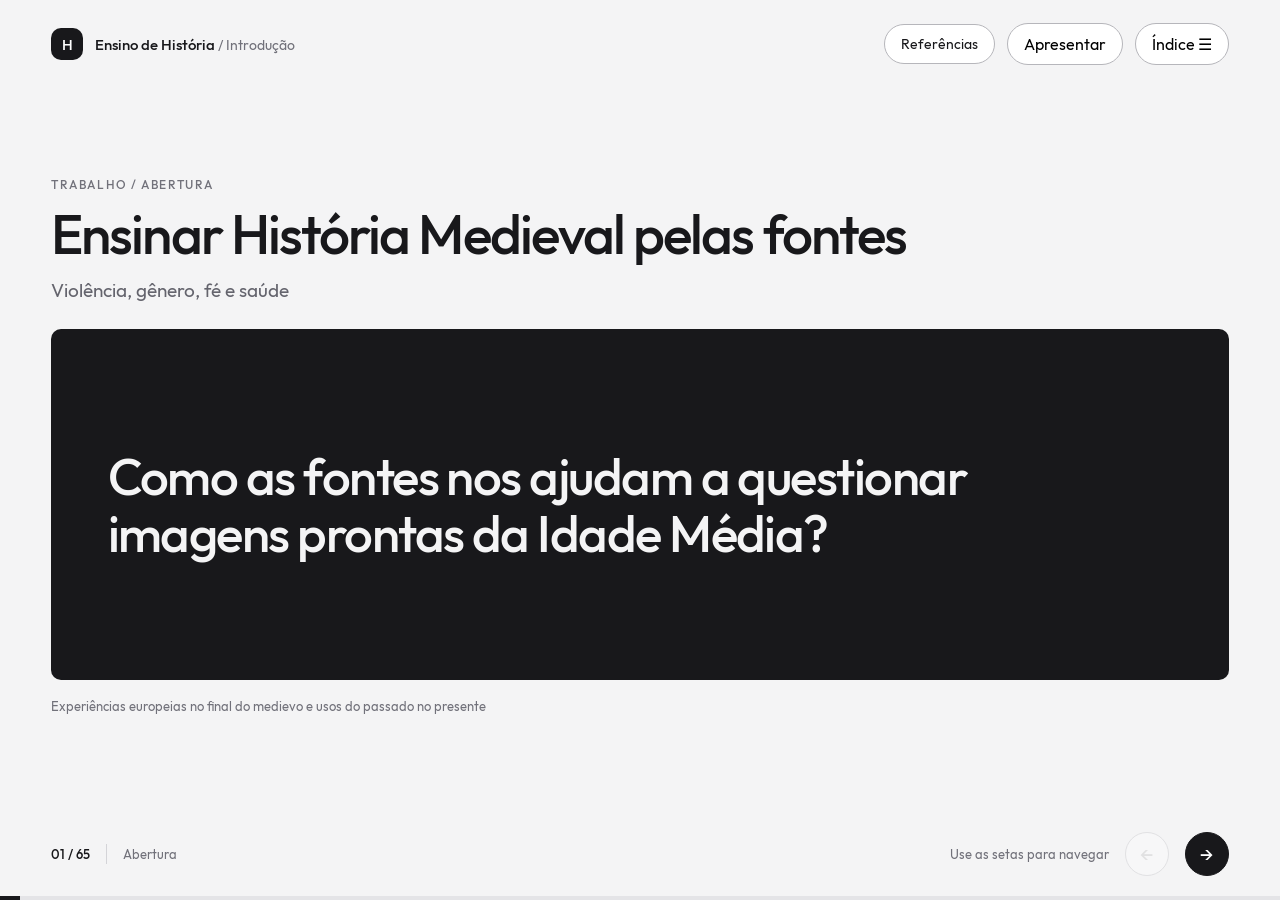
<file: index.html>
<!doctype html><html lang="pt-BR" data-ms-theme="flat"><head><meta charset="utf-8"><meta name="viewport" content="width=device-width,initial-scale=1"><title>Ensino de História · Violência, gênero, fé e saúde</title><link rel="stylesheet" href="assets/tokens.css"><link rel="stylesheet" href="style.css?v=mobile-footer-fix-20261123"></head><body><main class="app"><header class="topbar"><div class="brand"><span class="mark">H</span><span>Ensino de História <small>/ Trilha saúde</small></span></div><div class="topbar-actions"><a class="topbar-link" href="referencias.html" target="_blank" rel="noopener noreferrer">Referências</a><button id="presentButton" aria-label="Alternar apresentação em tela cheia" aria-pressed="false">Apresentar</button><button id="indexButton">Índice ☰</button></div></header><section id="stage" class="stage" aria-live="polite"></section><footer class="controls"><div><strong id="counter"></strong><span class="sep"></span><span id="label"></span></div><div class="nav"><span id="hint">Use as setas para navegar</span><button id="prev" aria-label="Slide anterior">←</button><button id="next" aria-label="Próximo slide">→</button></div></footer><div class="progress"><span id="progress"></span></div></main><dialog id="zoom"><header><div><small>IMAGEM EM DESTAQUE</small><h2 id="zoomTitle"></h2></div><div class="zoom-actions" role="group" aria-label="Controles de zoom"><button id="zoomOut" aria-label="Diminuir zoom">−</button><output id="zoomPercent" aria-label="Ampliação da imagem">100%</output><button id="zoomIn" aria-label="Aumentar zoom">+</button><button id="zoomReset" aria-label="Ajustar imagem à tela">Ajustar</button><button id="closeZoom" aria-label="Fechar imagem ampliada">×</button></div></header><div class="zoom-image" id="zoomViewport" tabindex="0" role="region" aria-label="Imagem: use pinça, arraste, roda do mouse ou os controles de zoom"><img id="zoomImg" alt="" draggable="false"></div><footer><span id="zoomCaption"></span><span class="zoom-help">Pinça ou roda para ampliar · Arraste para explorar · ESC para voltar</span></footer></dialog><dialog id="index"><header><div><small>NAVEGAÇÃO</small><h2>Índice da apresentação</h2></div><button id="closeIndex" aria-label="Fechar índice">×</button></header><div id="indexList"></div></dialog><script src="sections.js?v=8c2e54db3473"></script><script src="references.js?v=ab9168cf860e"></script><script src="app.js?v=1b6eab227b6f"></script><script src="zoom-math.js?v=e63884baa1f2"></script><script src="viewer.js?v=932176253f70"></script></body></html>
</file>
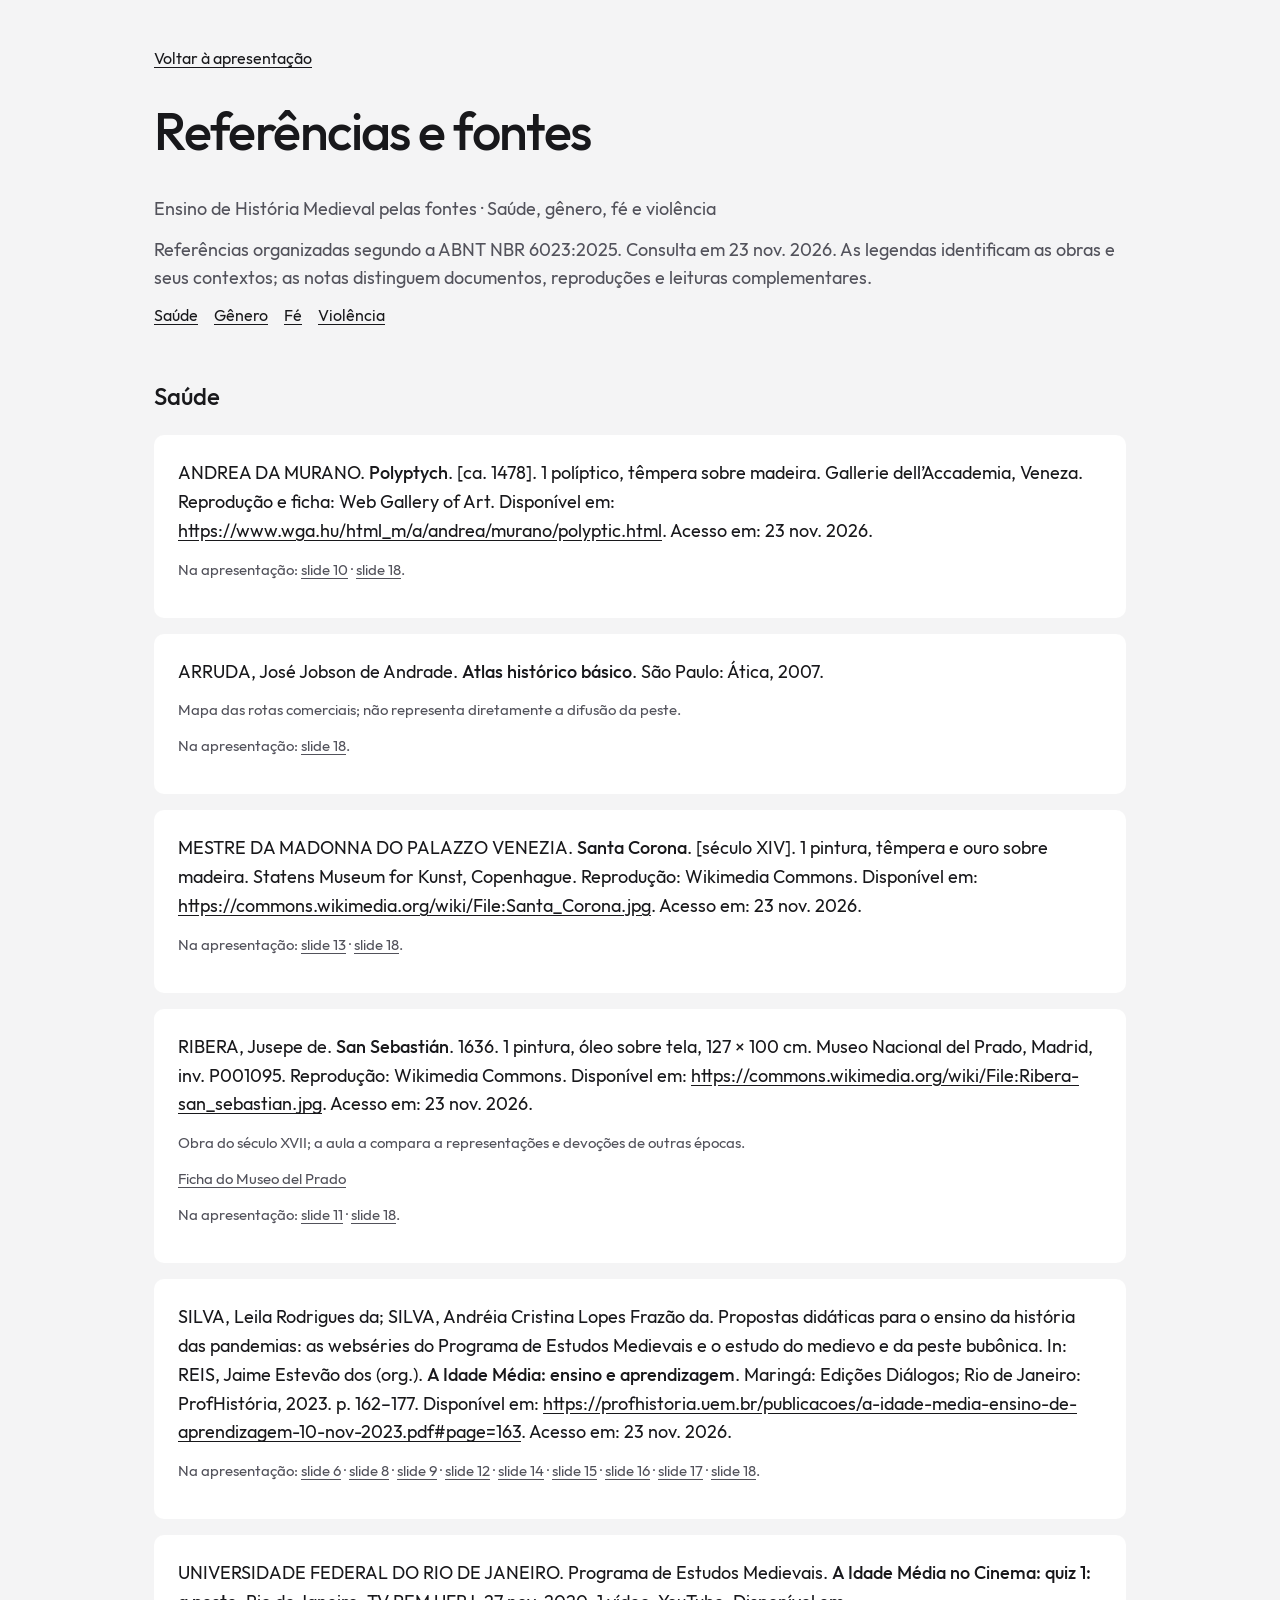
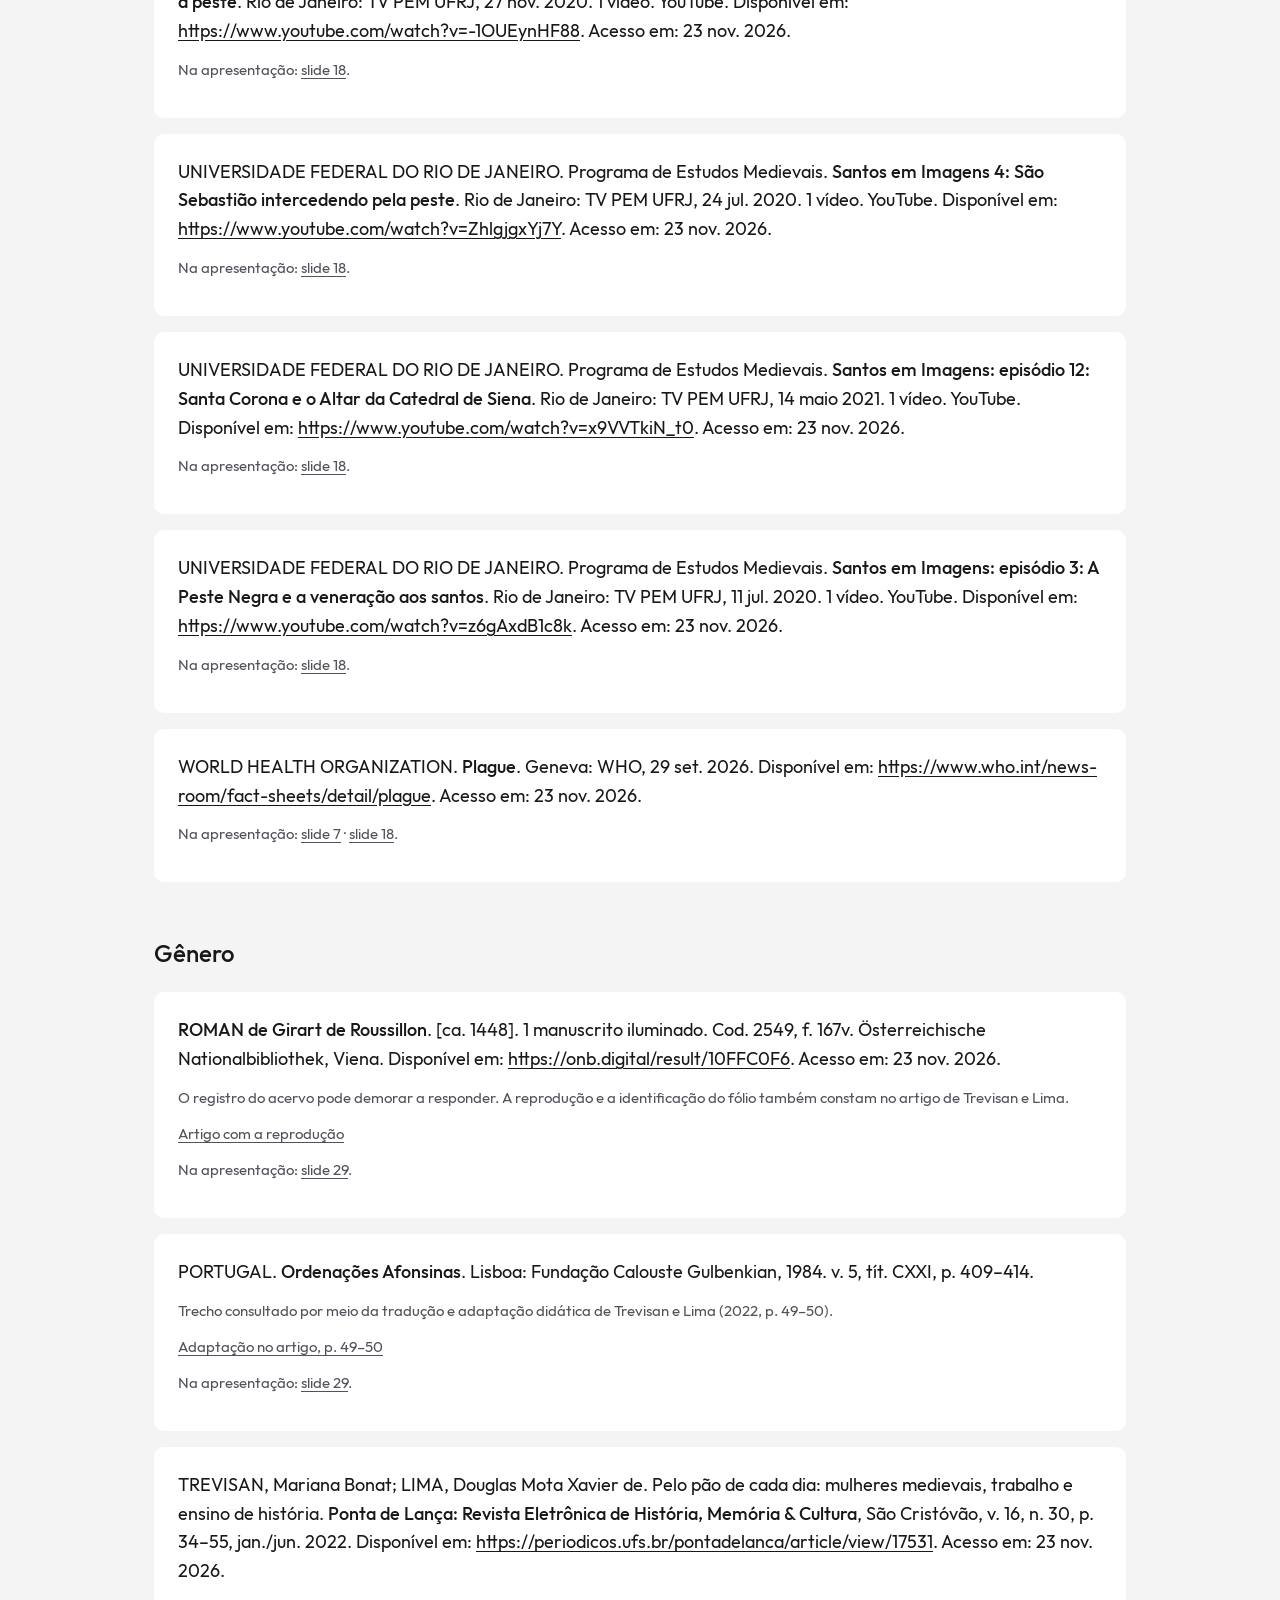
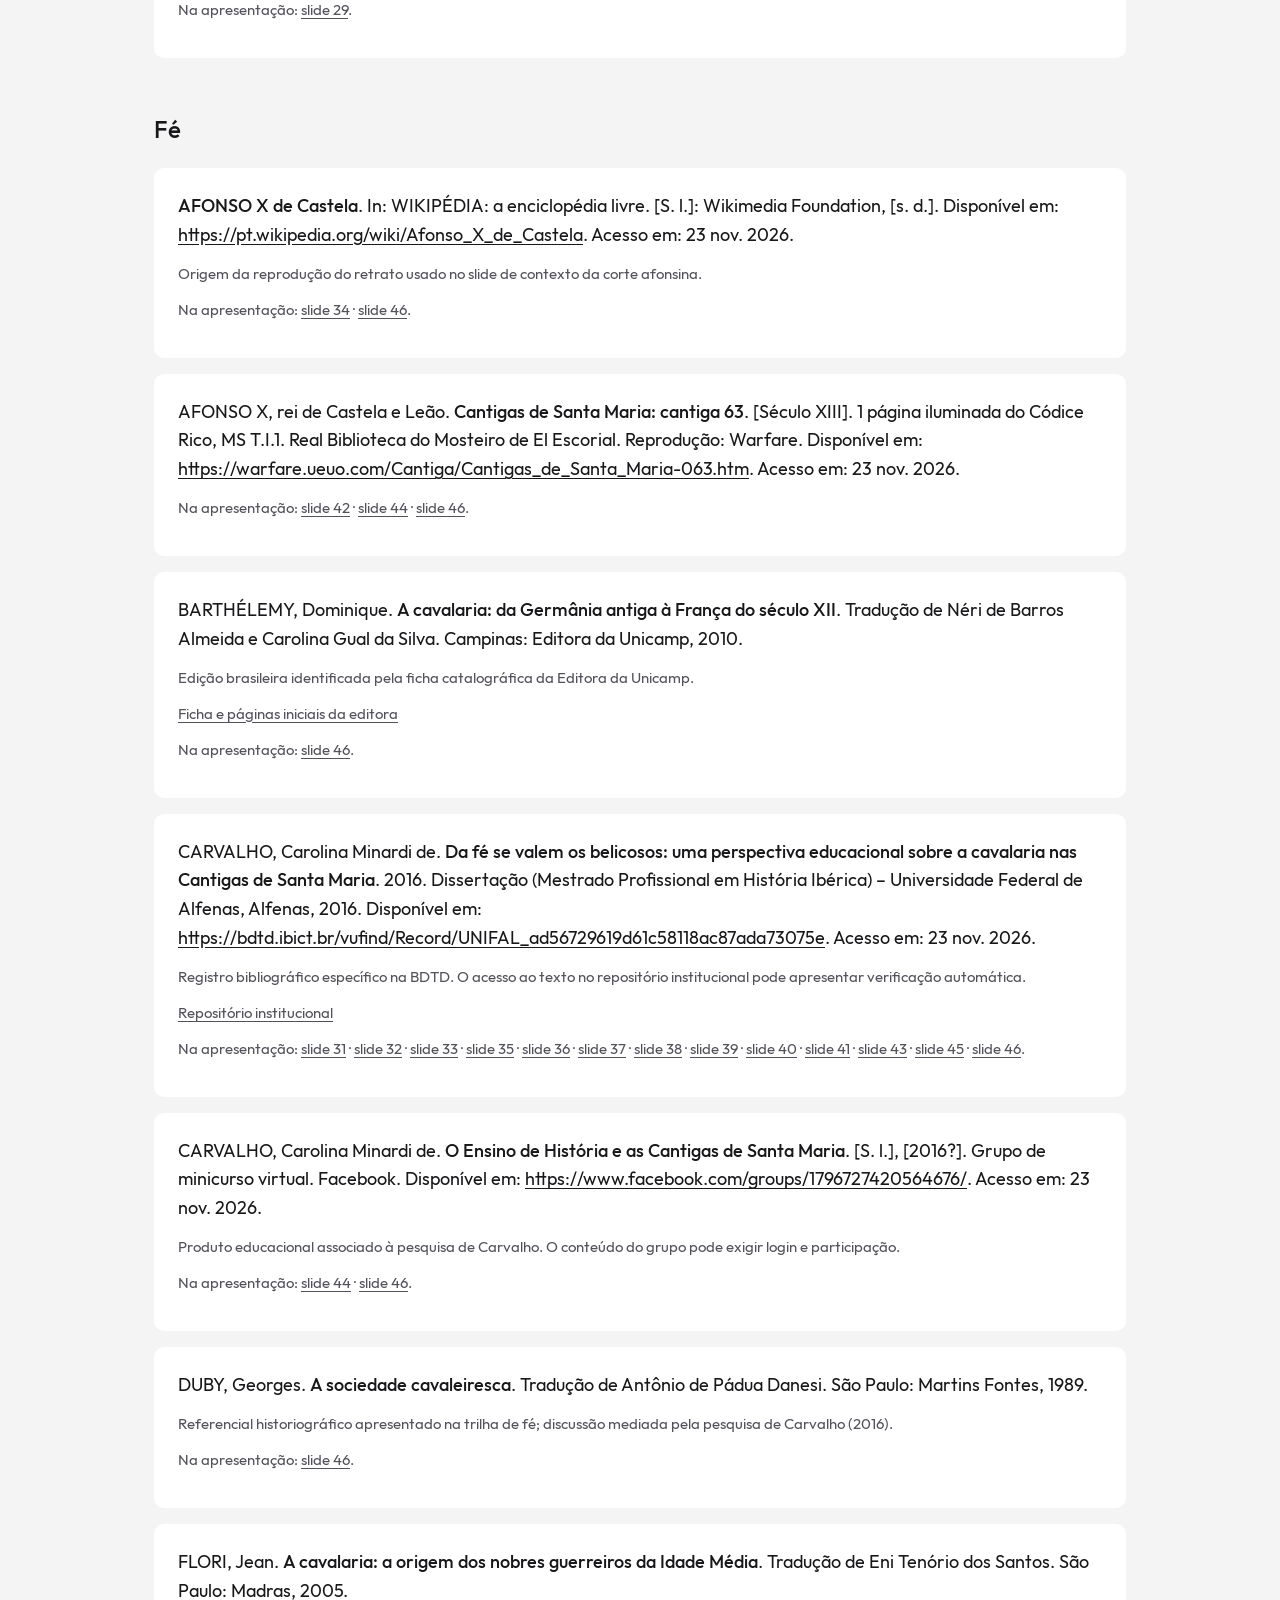
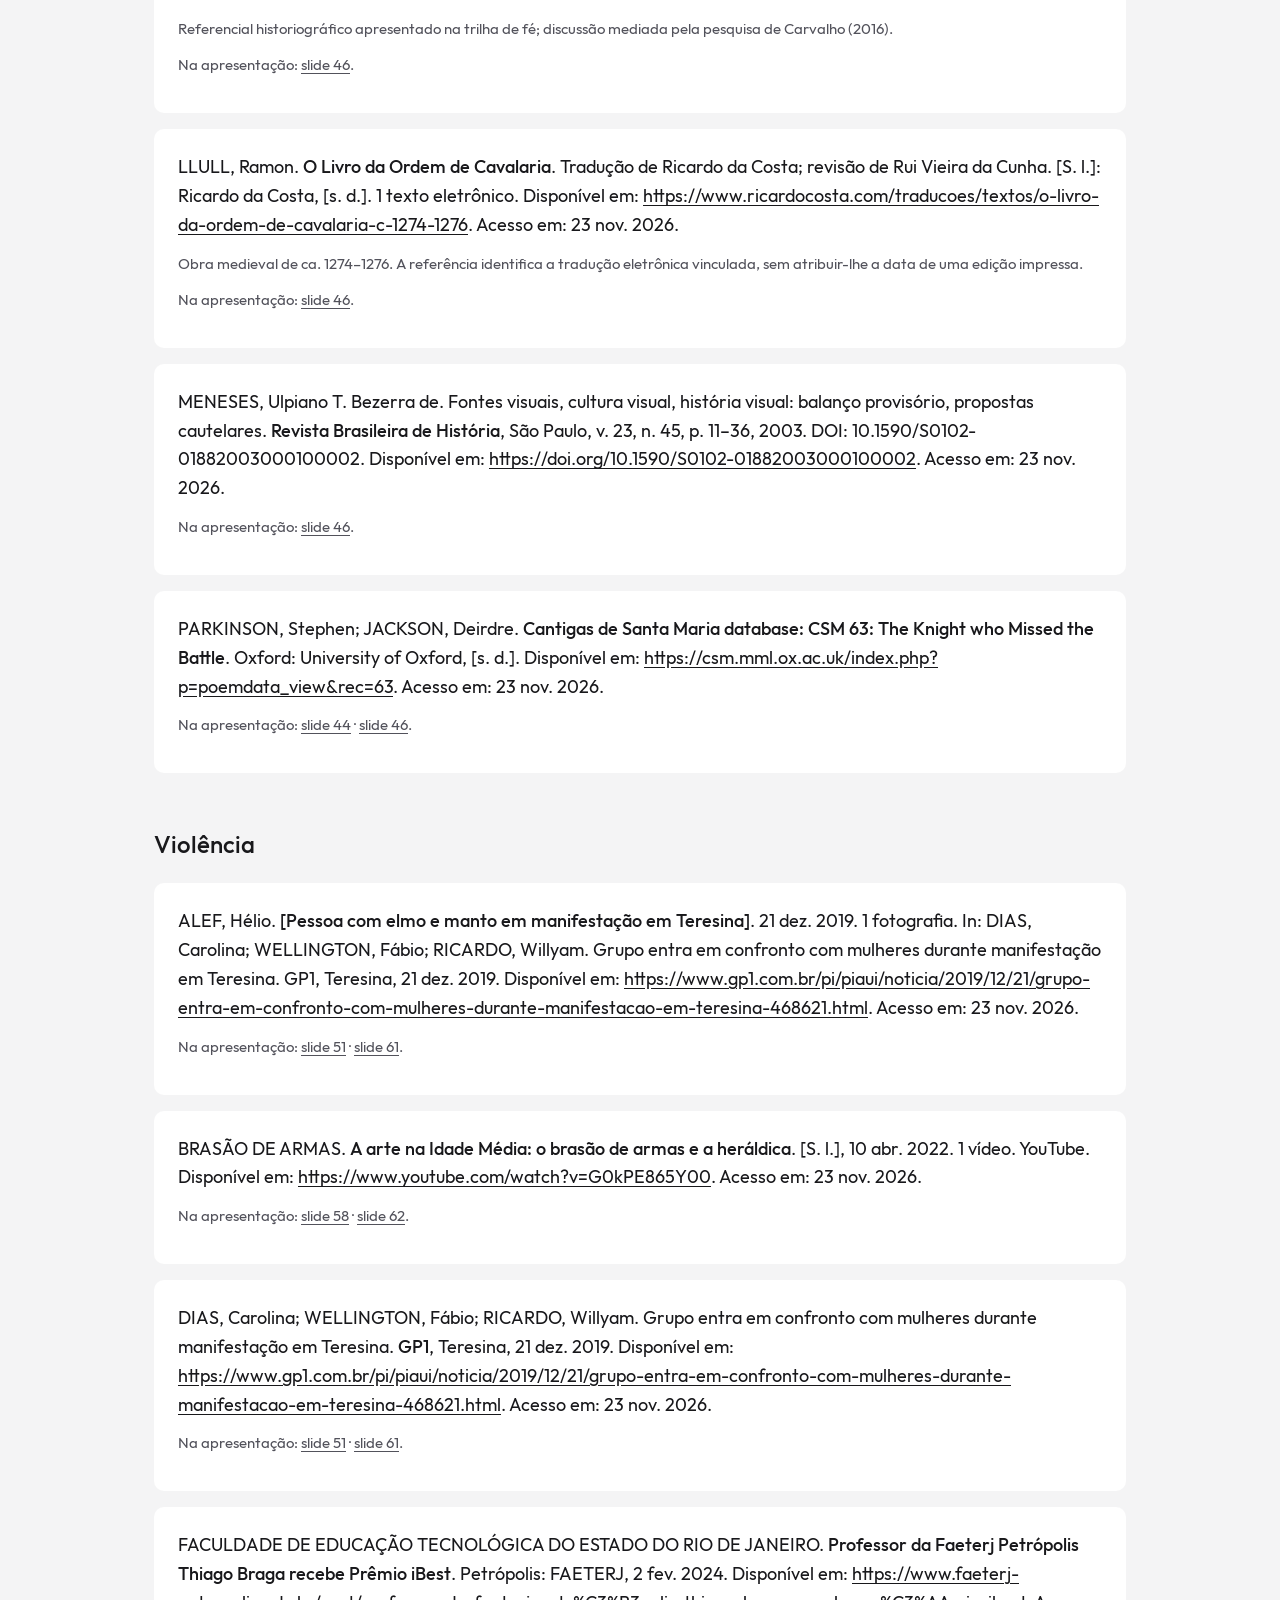
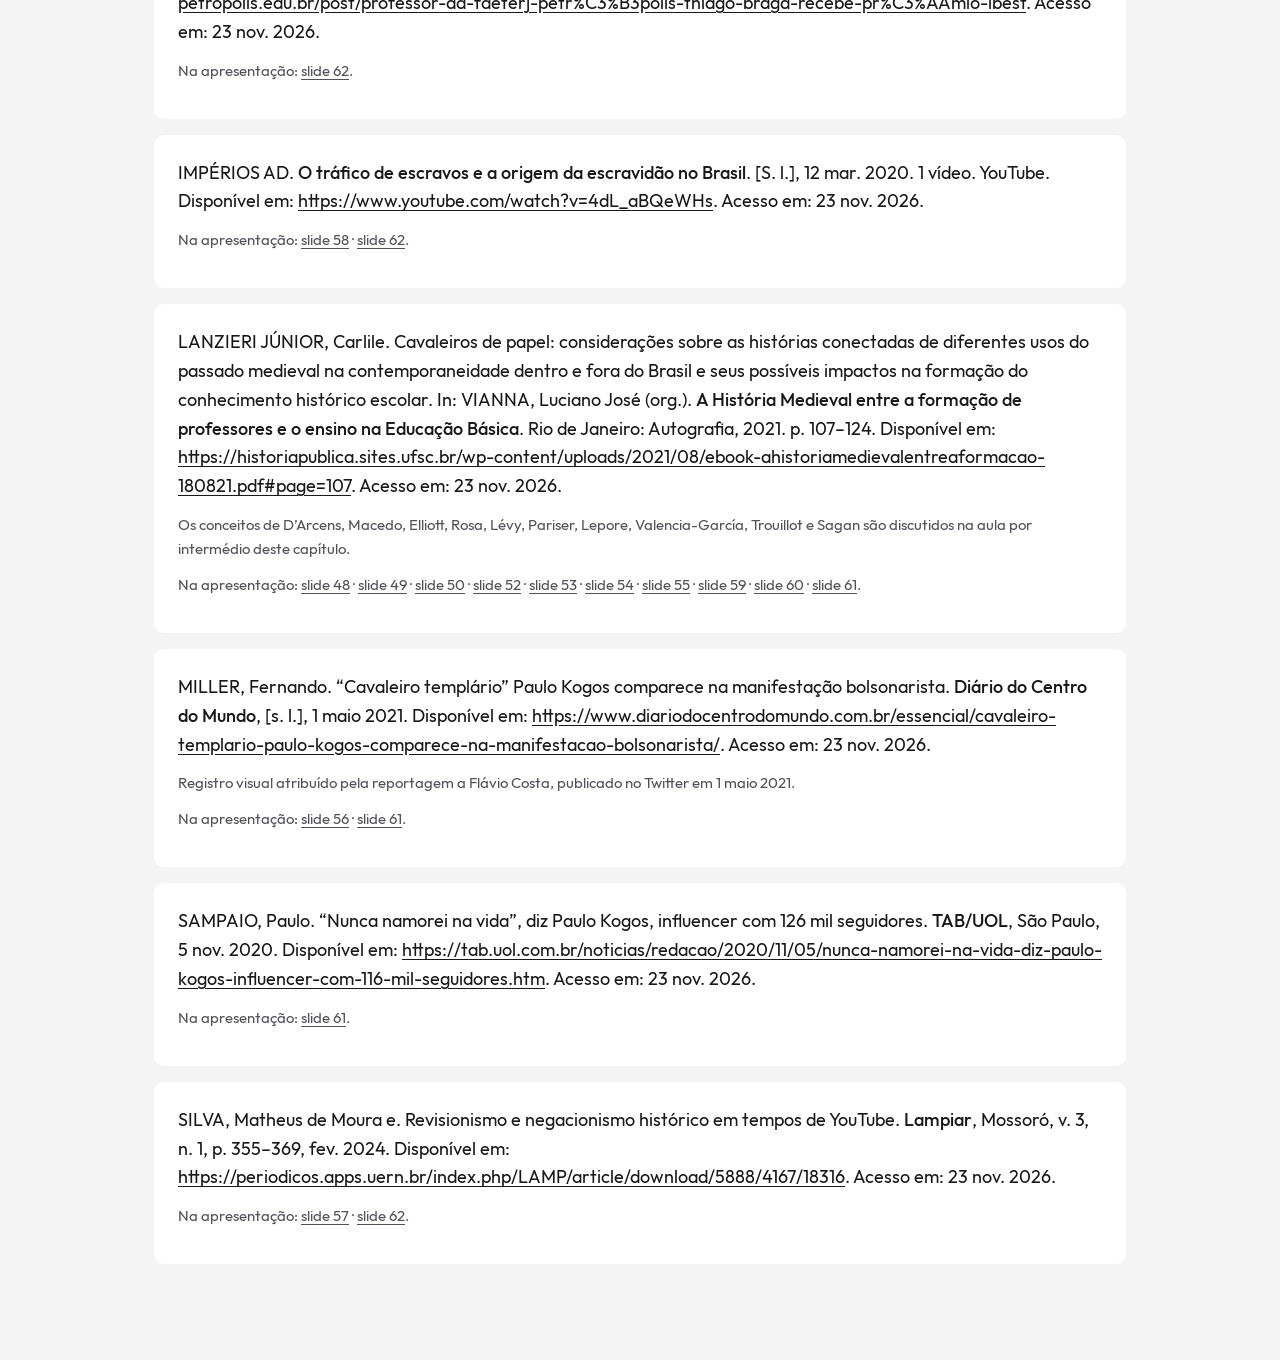
<file: referencias.html>
<!doctype html><html lang="pt-BR" data-ms-theme="flat"><head><meta charset="utf-8"><meta name="viewport" content="width=device-width,initial-scale=1"><title>Referências · Ensino de História</title><link rel="stylesheet" href="style.css?v=37f288ec5715"></head><body class="bibliography"><main><header><a href="index.html">Voltar à apresentação</a><h1>Referências e fontes</h1><p>Ensino de História Medieval pelas fontes · Saúde, gênero, fé e violência</p><p>Referências organizadas segundo a ABNT NBR 6023:2025. Consulta em 23 nov. 2026. As legendas identificam as obras e seus contextos; as notas distinguem documentos, reproduções e leituras complementares.</p><nav aria-label="Trilhas"><a href="#group-0">Saúde</a><a href="#group-1">Gênero</a><a href="#group-2">Fé</a><a href="#group-3">Violência</a></nav></header><section aria-labelledby="group-0"><h2 id="group-0">Saúde</h2><article id="murano"><p>ANDREA DA MURANO. <strong>Polyptych</strong>. [ca. 1478]. 1 políptico, têmpera sobre madeira. Gallerie dell’Accademia, Veneza. Reprodução e ficha: Web Gallery of Art. Disponível em: <a href="https://www.wga.hu/html_m/a/andrea/murano/polyptic.html" target="_blank" rel="noopener noreferrer">https://www.wga.hu/html_m/a/andrea/murano/polyptic.html</a>. Acesso em: 23 nov. 2026.</p><p class="backlinks">Na apresentação: <a href="index.html#10">slide 10</a> · <a href="index.html#18">slide 18</a>.</p></article><article id="arruda"><p>ARRUDA, José Jobson de Andrade. <strong>Atlas histórico básico</strong>. São Paulo: Ática, 2007.</p><p class="ref-note">Mapa das rotas comerciais; não representa diretamente a difusão da peste.</p><p class="backlinks">Na apresentação: <a href="index.html#18">slide 18</a>.</p></article><article id="corona"><p>MESTRE DA MADONNA DO PALAZZO VENEZIA. <strong>Santa Corona</strong>. [século XIV]. 1 pintura, têmpera e ouro sobre madeira. Statens Museum for Kunst, Copenhague. Reprodução: Wikimedia Commons. Disponível em: <a href="https://commons.wikimedia.org/wiki/File:Santa_Corona.jpg" target="_blank" rel="noopener noreferrer">https://commons.wikimedia.org/wiki/File:Santa_Corona.jpg</a>. Acesso em: 23 nov. 2026.</p><p class="backlinks">Na apresentação: <a href="index.html#13">slide 13</a> · <a href="index.html#18">slide 18</a>.</p></article><article id="ribera"><p>RIBERA, Jusepe de. <strong>San Sebastián</strong>. 1636. 1 pintura, óleo sobre tela, 127 × 100 cm. Museo Nacional del Prado, Madrid, inv. P001095. Reprodução: Wikimedia Commons. Disponível em: <a href="https://commons.wikimedia.org/wiki/File:Ribera-san_sebastian.jpg" target="_blank" rel="noopener noreferrer">https://commons.wikimedia.org/wiki/File:Ribera-san_sebastian.jpg</a>. Acesso em: 23 nov. 2026.</p><p class="ref-note">Obra do século XVII; a aula a compara a representações e devoções de outras épocas.</p><p class="ref-note"><a href="https://www.museodelprado.es/coleccion/obra-de-arte/wd/27da29bb-e8b4-4bab-8088-4bc589546326" target="_blank" rel="noopener noreferrer">Ficha do Museo del Prado</a></p><p class="backlinks">Na apresentação: <a href="index.html#11">slide 11</a> · <a href="index.html#18">slide 18</a>.</p></article><article id="pandemias"><p>SILVA, Leila Rodrigues da; SILVA, Andréia Cristina Lopes Frazão da. Propostas didáticas para o ensino da história das pandemias: as webséries do Programa de Estudos Medievais e o estudo do medievo e da peste bubônica. In: REIS, Jaime Estevão dos (org.). <strong>A Idade Média: ensino e aprendizagem</strong>. Maringá: Edições Diálogos; Rio de Janeiro: ProfHistória, 2023. p. 162–177. Disponível em: <a href="https://profhistoria.uem.br/publicacoes/a-idade-media-ensino-de-aprendizagem-10-nov-2023.pdf#page=163" target="_blank" rel="noopener noreferrer">https://profhistoria.uem.br/publicacoes/a-idade-media-ensino-de-aprendizagem-10-nov-2023.pdf#page=163</a>. Acesso em: 23 nov. 2026.</p><p class="backlinks">Na apresentação: <a href="index.html#6">slide 6</a> · <a href="index.html#8">slide 8</a> · <a href="index.html#9">slide 9</a> · <a href="index.html#12">slide 12</a> · <a href="index.html#14">slide 14</a> · <a href="index.html#15">slide 15</a> · <a href="index.html#16">slide 16</a> · <a href="index.html#17">slide 17</a> · <a href="index.html#18">slide 18</a>.</p></article><article id="quiz-video"><p>UNIVERSIDADE FEDERAL DO RIO DE JANEIRO. Programa de Estudos Medievais. <strong>A Idade Média no Cinema: quiz 1: a peste</strong>. Rio de Janeiro: TV PEM UFRJ, 27 nov. 2020. 1 vídeo. YouTube. Disponível em: <a href="https://www.youtube.com/watch?v=-1OUEynHF88" target="_blank" rel="noopener noreferrer">https://www.youtube.com/watch?v=-1OUEynHF88</a>. Acesso em: 23 nov. 2026.</p><p class="backlinks">Na apresentação: <a href="index.html#18">slide 18</a>.</p></article><article id="sebastiao-video"><p>UNIVERSIDADE FEDERAL DO RIO DE JANEIRO. Programa de Estudos Medievais. <strong>Santos em Imagens 4: São Sebastião intercedendo pela peste</strong>. Rio de Janeiro: TV PEM UFRJ, 24 jul. 2020. 1 vídeo. YouTube. Disponível em: <a href="https://www.youtube.com/watch?v=ZhlgjgxYj7Y" target="_blank" rel="noopener noreferrer">https://www.youtube.com/watch?v=ZhlgjgxYj7Y</a>. Acesso em: 23 nov. 2026.</p><p class="backlinks">Na apresentação: <a href="index.html#18">slide 18</a>.</p></article><article id="corona-video"><p>UNIVERSIDADE FEDERAL DO RIO DE JANEIRO. Programa de Estudos Medievais. <strong>Santos em Imagens: episódio 12: Santa Corona e o Altar da Catedral de Siena</strong>. Rio de Janeiro: TV PEM UFRJ, 14 maio 2021. 1 vídeo. YouTube. Disponível em: <a href="https://www.youtube.com/watch?v=x9VVTkiN_t0" target="_blank" rel="noopener noreferrer">https://www.youtube.com/watch?v=x9VVTkiN_t0</a>. Acesso em: 23 nov. 2026.</p><p class="backlinks">Na apresentação: <a href="index.html#18">slide 18</a>.</p></article><article id="peste-video"><p>UNIVERSIDADE FEDERAL DO RIO DE JANEIRO. Programa de Estudos Medievais. <strong>Santos em Imagens: episódio 3: A Peste Negra e a veneração aos santos</strong>. Rio de Janeiro: TV PEM UFRJ, 11 jul. 2020. 1 vídeo. YouTube. Disponível em: <a href="https://www.youtube.com/watch?v=z6gAxdB1c8k" target="_blank" rel="noopener noreferrer">https://www.youtube.com/watch?v=z6gAxdB1c8k</a>. Acesso em: 23 nov. 2026.</p><p class="backlinks">Na apresentação: <a href="index.html#18">slide 18</a>.</p></article><article id="who"><p>WORLD HEALTH ORGANIZATION. <strong>Plague</strong>. Geneva: WHO, 29 set. 2026. Disponível em: <a href="https://www.who.int/news-room/fact-sheets/detail/plague" target="_blank" rel="noopener noreferrer">https://www.who.int/news-room/fact-sheets/detail/plague</a>. Acesso em: 23 nov. 2026.</p><p class="backlinks">Na apresentação: <a href="index.html#7">slide 7</a> · <a href="index.html#18">slide 18</a>.</p></article></section><section aria-labelledby="group-1"><h2 id="group-1">Gênero</h2><article id="girart"><p><strong>ROMAN de Girart de Roussillon</strong>. [ca. 1448]. 1 manuscrito iluminado. Cod. 2549, f. 167v. Österreichische Nationalbibliothek, Viena. Disponível em: <a href="https://onb.digital/result/10FFC0F6" target="_blank" rel="noopener noreferrer">https://onb.digital/result/10FFC0F6</a>. Acesso em: 23 nov. 2026.</p><p class="ref-note">O registro do acervo pode demorar a responder. A reprodução e a identificação do fólio também constam no artigo de Trevisan e Lima.</p><p class="ref-note"><a href="https://periodicos.ufs.br/pontadelanca/article/download/17531/12959/53560" target="_blank" rel="noopener noreferrer">Artigo com a reprodução</a></p><p class="backlinks">Na apresentação: <a href="index.html#29">slide 29</a>.</p></article><article id="afonsinas"><p>PORTUGAL. <strong>Ordenações Afonsinas</strong>. Lisboa: Fundação Calouste Gulbenkian, 1984. v. 5, tít. CXXI, p. 409–414.</p><p class="ref-note">Trecho consultado por meio da tradução e adaptação didática de Trevisan e Lima (2022, p. 49–50).</p><p class="ref-note"><a href="https://periodicos.ufs.br/pontadelanca/article/download/17531/12959/53560#page=16" target="_blank" rel="noopener noreferrer">Adaptação no artigo, p. 49–50</a></p><p class="backlinks">Na apresentação: <a href="index.html#29">slide 29</a>.</p></article><article id="trevisan"><p>TREVISAN, Mariana Bonat; LIMA, Douglas Mota Xavier de. Pelo pão de cada dia: mulheres medievais, trabalho e ensino de história. <strong>Ponta de Lança: Revista Eletrônica de História, Memória & Cultura</strong>, São Cristóvão, v. 16, n. 30, p. 34–55, jan./jun. 2022. Disponível em: <a href="https://periodicos.ufs.br/pontadelanca/article/view/17531" target="_blank" rel="noopener noreferrer">https://periodicos.ufs.br/pontadelanca/article/view/17531</a>. Acesso em: 23 nov. 2026.</p><p class="backlinks">Na apresentação: <a href="index.html#29">slide 29</a>.</p></article></section><section aria-labelledby="group-2"><h2 id="group-2">Fé</h2><article id="afonso"><p><strong>AFONSO X de Castela</strong>. In: WIKIPÉDIA: a enciclopédia livre. [S. l.]: Wikimedia Foundation, [s. d.]. Disponível em: <a href="https://pt.wikipedia.org/wiki/Afonso_X_de_Castela" target="_blank" rel="noopener noreferrer">https://pt.wikipedia.org/wiki/Afonso_X_de_Castela</a>. Acesso em: 23 nov. 2026.</p><p class="ref-note">Origem da reprodução do retrato usado no slide de contexto da corte afonsina.</p><p class="backlinks">Na apresentação: <a href="index.html#34">slide 34</a> · <a href="index.html#46">slide 46</a>.</p></article><article id="cantiga63"><p>AFONSO X, rei de Castela e Leão. <strong>Cantigas de Santa Maria: cantiga 63</strong>. [Século XIII]. 1 página iluminada do Códice Rico, MS T.I.1. Real Biblioteca do Mosteiro de El Escorial. Reprodução: Warfare. Disponível em: <a href="https://warfare.ueuo.com/Cantiga/Cantigas_de_Santa_Maria-063.htm" target="_blank" rel="noopener noreferrer">https://warfare.ueuo.com/Cantiga/Cantigas_de_Santa_Maria-063.htm</a>. Acesso em: 23 nov. 2026.</p><p class="backlinks">Na apresentação: <a href="index.html#42">slide 42</a> · <a href="index.html#44">slide 44</a> · <a href="index.html#46">slide 46</a>.</p></article><article id="barthelemy"><p>BARTHÉLEMY, Dominique. <strong>A cavalaria: da Germânia antiga à França do século XII</strong>. Tradução de Néri de Barros Almeida e Carolina Gual da Silva. Campinas: Editora da Unicamp, 2010.</p><p class="ref-note">Edição brasileira identificada pela ficha catalográfica da Editora da Unicamp.</p><p class="ref-note"><a href="https://loja.editoraunicamp.com.br/DynamicItems/Catalog/64744f81-8334-4513-bf06-542632bc2a5120pp_A_cavalaria_W65.pdf" target="_blank" rel="noopener noreferrer">Ficha e páginas iniciais da editora</a></p><p class="backlinks">Na apresentação: <a href="index.html#46">slide 46</a>.</p></article><article id="carvalho"><p>CARVALHO, Carolina Minardi de. <strong>Da fé se valem os belicosos: uma perspectiva educacional sobre a cavalaria nas Cantigas de Santa Maria</strong>. 2016. Dissertação (Mestrado Profissional em História Ibérica) – Universidade Federal de Alfenas, Alfenas, 2016. Disponível em: <a href="https://bdtd.ibict.br/vufind/Record/UNIFAL_ad56729619d61c58118ac87ada73075e" target="_blank" rel="noopener noreferrer">https://bdtd.ibict.br/vufind/Record/UNIFAL_ad56729619d61c58118ac87ada73075e</a>. Acesso em: 23 nov. 2026.</p><p class="ref-note">Registro bibliográfico específico na BDTD. O acesso ao texto no repositório institucional pode apresentar verificação automática.</p><p class="ref-note"><a href="https://repositorio.unifal-mg.edu.br/handle/123456789/902" target="_blank" rel="noopener noreferrer">Repositório institucional</a></p><p class="backlinks">Na apresentação: <a href="index.html#31">slide 31</a> · <a href="index.html#32">slide 32</a> · <a href="index.html#33">slide 33</a> · <a href="index.html#35">slide 35</a> · <a href="index.html#36">slide 36</a> · <a href="index.html#37">slide 37</a> · <a href="index.html#38">slide 38</a> · <a href="index.html#39">slide 39</a> · <a href="index.html#40">slide 40</a> · <a href="index.html#41">slide 41</a> · <a href="index.html#43">slide 43</a> · <a href="index.html#45">slide 45</a> · <a href="index.html#46">slide 46</a>.</p></article><article id="minicurso"><p>CARVALHO, Carolina Minardi de. <strong>O Ensino de História e as Cantigas de Santa Maria</strong>. [S. l.], [2016?]. Grupo de minicurso virtual. Facebook. Disponível em: <a href="https://www.facebook.com/groups/1796727420564676/" target="_blank" rel="noopener noreferrer">https://www.facebook.com/groups/1796727420564676/</a>. Acesso em: 23 nov. 2026.</p><p class="ref-note">Produto educacional associado à pesquisa de Carvalho. O conteúdo do grupo pode exigir login e participação.</p><p class="backlinks">Na apresentação: <a href="index.html#44">slide 44</a> · <a href="index.html#46">slide 46</a>.</p></article><article id="duby"><p>DUBY, Georges. <strong>A sociedade cavaleiresca</strong>. Tradução de Antônio de Pádua Danesi. São Paulo: Martins Fontes, 1989.</p><p class="ref-note">Referencial historiográfico apresentado na trilha de fé; discussão mediada pela pesquisa de Carvalho (2016).</p><p class="backlinks">Na apresentação: <a href="index.html#46">slide 46</a>.</p></article><article id="flori"><p>FLORI, Jean. <strong>A cavalaria: a origem dos nobres guerreiros da Idade Média</strong>. Tradução de Eni Tenório dos Santos. São Paulo: Madras, 2005.</p><p class="ref-note">Referencial historiográfico apresentado na trilha de fé; discussão mediada pela pesquisa de Carvalho (2016).</p><p class="backlinks">Na apresentação: <a href="index.html#46">slide 46</a>.</p></article><article id="llull"><p>LLULL, Ramon. <strong>O Livro da Ordem de Cavalaria</strong>. Tradução de Ricardo da Costa; revisão de Rui Vieira da Cunha. [S. l.]: Ricardo da Costa, [s. d.]. 1 texto eletrônico. Disponível em: <a href="https://www.ricardocosta.com/traducoes/textos/o-livro-da-ordem-de-cavalaria-c-1274-1276" target="_blank" rel="noopener noreferrer">https://www.ricardocosta.com/traducoes/textos/o-livro-da-ordem-de-cavalaria-c-1274-1276</a>. Acesso em: 23 nov. 2026.</p><p class="ref-note">Obra medieval de ca. 1274–1276. A referência identifica a tradução eletrônica vinculada, sem atribuir-lhe a data de uma edição impressa.</p><p class="backlinks">Na apresentação: <a href="index.html#46">slide 46</a>.</p></article><article id="meneses"><p>MENESES, Ulpiano T. Bezerra de. Fontes visuais, cultura visual, história visual: balanço provisório, propostas cautelares. <strong>Revista Brasileira de História</strong>, São Paulo, v. 23, n. 45, p. 11–36, 2003. DOI: 10.1590/S0102-01882003000100002. Disponível em: <a href="https://doi.org/10.1590/S0102-01882003000100002" target="_blank" rel="noopener noreferrer">https://doi.org/10.1590/S0102-01882003000100002</a>. Acesso em: 23 nov. 2026.</p><p class="backlinks">Na apresentação: <a href="index.html#46">slide 46</a>.</p></article><article id="oxford63"><p>PARKINSON, Stephen; JACKSON, Deirdre. <strong>Cantigas de Santa Maria database: CSM 63: The Knight who Missed the Battle</strong>. Oxford: University of Oxford, [s. d.]. Disponível em: <a href="https://csm.mml.ox.ac.uk/index.php?p=poemdata_view&amp;rec=63" target="_blank" rel="noopener noreferrer">https://csm.mml.ox.ac.uk/index.php?p=poemdata_view&amp;rec=63</a>. Acesso em: 23 nov. 2026.</p><p class="backlinks">Na apresentação: <a href="index.html#44">slide 44</a> · <a href="index.html#46">slide 46</a>.</p></article></section><section aria-labelledby="group-3"><h2 id="group-3">Violência</h2><article id="alef"><p>ALEF, Hélio. <strong>[Pessoa com elmo e manto em manifestação em Teresina]</strong>. 21 dez. 2019. 1 fotografia. In: DIAS, Carolina; WELLINGTON, Fábio; RICARDO, Willyam. Grupo entra em confronto com mulheres durante manifestação em Teresina. GP1, Teresina, 21 dez. 2019. Disponível em: <a href="https://www.gp1.com.br/pi/piaui/noticia/2019/12/21/grupo-entra-em-confronto-com-mulheres-durante-manifestacao-em-teresina-468621.html" target="_blank" rel="noopener noreferrer">https://www.gp1.com.br/pi/piaui/noticia/2019/12/21/grupo-entra-em-confronto-com-mulheres-durante-manifestacao-em-teresina-468621.html</a>. Acesso em: 23 nov. 2026.</p><p class="backlinks">Na apresentação: <a href="index.html#51">slide 51</a> · <a href="index.html#61">slide 61</a>.</p></article><article id="brasao"><p>BRASÃO DE ARMAS. <strong>A arte na Idade Média: o brasão de armas e a heráldica</strong>. [S. l.], 10 abr. 2022. 1 vídeo. YouTube. Disponível em: <a href="https://www.youtube.com/watch?v=G0kPE865Y00" target="_blank" rel="noopener noreferrer">https://www.youtube.com/watch?v=G0kPE865Y00</a>. Acesso em: 23 nov. 2026.</p><p class="backlinks">Na apresentação: <a href="index.html#58">slide 58</a> · <a href="index.html#62">slide 62</a>.</p></article><article id="gp1"><p>DIAS, Carolina; WELLINGTON, Fábio; RICARDO, Willyam. Grupo entra em confronto com mulheres durante manifestação em Teresina. <strong>GP1</strong>, Teresina, 21 dez. 2019. Disponível em: <a href="https://www.gp1.com.br/pi/piaui/noticia/2019/12/21/grupo-entra-em-confronto-com-mulheres-durante-manifestacao-em-teresina-468621.html" target="_blank" rel="noopener noreferrer">https://www.gp1.com.br/pi/piaui/noticia/2019/12/21/grupo-entra-em-confronto-com-mulheres-durante-manifestacao-em-teresina-468621.html</a>. Acesso em: 23 nov. 2026.</p><p class="backlinks">Na apresentação: <a href="index.html#51">slide 51</a> · <a href="index.html#61">slide 61</a>.</p></article><article id="faeterj"><p>FACULDADE DE EDUCAÇÃO TECNOLÓGICA DO ESTADO DO RIO DE JANEIRO. <strong>Professor da Faeterj Petrópolis Thiago Braga recebe Prêmio iBest</strong>. Petrópolis: FAETERJ, 2 fev. 2024. Disponível em: <a href="https://www.faeterj-petropolis.edu.br/post/professor-da-faeterj-petr%C3%B3polis-thiago-braga-recebe-pr%C3%AAmio-ibest" target="_blank" rel="noopener noreferrer">https://www.faeterj-petropolis.edu.br/post/professor-da-faeterj-petr%C3%B3polis-thiago-braga-recebe-pr%C3%AAmio-ibest</a>. Acesso em: 23 nov. 2026.</p><p class="backlinks">Na apresentação: <a href="index.html#62">slide 62</a>.</p></article><article id="imperios"><p>IMPÉRIOS AD. <strong>O tráfico de escravos e a origem da escravidão no Brasil</strong>. [S. l.], 12 mar. 2020. 1 vídeo. YouTube. Disponível em: <a href="https://www.youtube.com/watch?v=4dL_aBQeWHs" target="_blank" rel="noopener noreferrer">https://www.youtube.com/watch?v=4dL_aBQeWHs</a>. Acesso em: 23 nov. 2026.</p><p class="backlinks">Na apresentação: <a href="index.html#58">slide 58</a> · <a href="index.html#62">slide 62</a>.</p></article><article id="lanzieri"><p>LANZIERI JÚNIOR, Carlile. Cavaleiros de papel: considerações sobre as histórias conectadas de diferentes usos do passado medieval na contemporaneidade dentro e fora do Brasil e seus possíveis impactos na formação do conhecimento histórico escolar. In: VIANNA, Luciano José (org.). <strong>A História Medieval entre a formação de professores e o ensino na Educação Básica</strong>. Rio de Janeiro: Autografia, 2021. p. 107–124. Disponível em: <a href="https://historiapublica.sites.ufsc.br/wp-content/uploads/2021/08/ebook-ahistoriamedievalentreaformacao-180821.pdf#page=107" target="_blank" rel="noopener noreferrer">https://historiapublica.sites.ufsc.br/wp-content/uploads/2021/08/ebook-ahistoriamedievalentreaformacao-180821.pdf#page=107</a>. Acesso em: 23 nov. 2026.</p><p class="ref-note">Os conceitos de D’Arcens, Macedo, Elliott, Rosa, Lévy, Pariser, Lepore, Valencia-García, Trouillot e Sagan são discutidos na aula por intermédio deste capítulo.</p><p class="backlinks">Na apresentação: <a href="index.html#48">slide 48</a> · <a href="index.html#49">slide 49</a> · <a href="index.html#50">slide 50</a> · <a href="index.html#52">slide 52</a> · <a href="index.html#53">slide 53</a> · <a href="index.html#54">slide 54</a> · <a href="index.html#55">slide 55</a> · <a href="index.html#59">slide 59</a> · <a href="index.html#60">slide 60</a> · <a href="index.html#61">slide 61</a>.</p></article><article id="miller"><p>MILLER, Fernando. “Cavaleiro templário” Paulo Kogos comparece na manifestação bolsonarista. <strong>Diário do Centro do Mundo</strong>, [s. l.], 1 maio 2021. Disponível em: <a href="https://www.diariodocentrodomundo.com.br/essencial/cavaleiro-templario-paulo-kogos-comparece-na-manifestacao-bolsonarista/" target="_blank" rel="noopener noreferrer">https://www.diariodocentrodomundo.com.br/essencial/cavaleiro-templario-paulo-kogos-comparece-na-manifestacao-bolsonarista/</a>. Acesso em: 23 nov. 2026.</p><p class="ref-note">Registro visual atribuído pela reportagem a Flávio Costa, publicado no Twitter em 1 maio 2021.</p><p class="backlinks">Na apresentação: <a href="index.html#56">slide 56</a> · <a href="index.html#61">slide 61</a>.</p></article><article id="sampaio"><p>SAMPAIO, Paulo. “Nunca namorei na vida”, diz Paulo Kogos, influencer com 126 mil seguidores. <strong>TAB/UOL</strong>, São Paulo, 5 nov. 2020. Disponível em: <a href="https://tab.uol.com.br/noticias/redacao/2020/11/05/nunca-namorei-na-vida-diz-paulo-kogos-influencer-com-116-mil-seguidores.htm" target="_blank" rel="noopener noreferrer">https://tab.uol.com.br/noticias/redacao/2020/11/05/nunca-namorei-na-vida-diz-paulo-kogos-influencer-com-116-mil-seguidores.htm</a>. Acesso em: 23 nov. 2026.</p><p class="backlinks">Na apresentação: <a href="index.html#61">slide 61</a>.</p></article><article id="silva2024"><p>SILVA, Matheus de Moura e. Revisionismo e negacionismo histórico em tempos de YouTube. <strong>Lampiar</strong>, Mossoró, v. 3, n. 1, p. 355–369, fev. 2024. Disponível em: <a href="https://periodicos.apps.uern.br/index.php/LAMP/article/download/5888/4167/18316" target="_blank" rel="noopener noreferrer">https://periodicos.apps.uern.br/index.php/LAMP/article/download/5888/4167/18316</a>. Acesso em: 23 nov. 2026.</p><p class="backlinks">Na apresentação: <a href="index.html#57">slide 57</a> · <a href="index.html#62">slide 62</a>.</p></article></section></main></body></html>
</file>
<file: assets/tokens.css>
/* ============================================================
   MOTHERSHIP DS — Design Tokens
   Extraído de "Agrupador de links e contatos" (valnezjr)
   Dois eixos no <html>: data-ms-theme (glass | cream | paperpen |
   flat) e data-ms-mode (base | dark). Sem atributo nenhum vale Glass
   base, o :root.
   ============================================================ */

:root {
  /* ---------- Tipografia ---------- */
  --font-family: "Outfit", sans-serif;
  /* Mono para código e dados alinhados. Maple Mono: "a" de um andar e
     formas arredondadas como a Outfit, com ligaduras. Não vem carregada:
     quem usa importa a fonte (ex.: @fontsource/maple-mono). */
  --font-mono: "Maple Mono", ui-monospace, "SF Mono", Menlo, Consolas, monospace;
  /* Fonte de títulos e display (h1–h3, Hero, StatTile, título de Card,
     Modal…). Aqui é a do corpo; existe para um tema trocar só os títulos. */
  --font-family-display: var(--font-family);
  /* Estilo do mono. O itálico do Maple Mono é cursivo, e um tema pode
     querer esse traço no código. */
  --font-mono-style: normal;
  --font-weight-regular: 400;
  --font-weight-medium: 500;
  /* Só números grandes (StatTile) e título de herói, junto com --text-display. */
  --font-weight-display: 600;

  --text-xs: 12px;
  --text-sm: 14px;   /* rodapé */
  --text-md: 16px;   /* corpo */
  --text-lg: 20px;
  --text-xl: 24px;
  --text-2xl: 32px;
  --text-display: 48px;

  --line-height-tight: 24px; /* handle do perfil */
  --line-height-base: 1.5;
  --line-height-prose: 1.6; /* texto corrido longo (Prose) */

  /* ---------- Espaçamento (escala observada na página) ---------- */
  --space-1: 4px;
  --space-2: 8px;
  --space-3: 12px;
  --space-4: 16px;
  --space-5: 24px;
  --space-6: 32px;
  --space-7: 56px;  /* margem superior do container */

  /* ---------- Raios ---------- */
  --radius-md: 10px;     /* botões, cards, container */
  --radius-pill: 50px;   /* trilho do switch, badges */
  --radius-full: 50%;    /* avatar, botões de ícone */

  /* ---------- Efeitos ---------- */
  --blur-glass: 20px;    /* glassmorphism dos botões/cards */
  --blur-soft: 4px;      /* trilho do switch */

  /* ---------- Sombras (elevação) ----------
     Escala do mais rente ao mais alto. Valores exatos de antes da
     promoção a token (estavam soltos em components.css), sem mudança
     visual. Preto fixo nos dois temas: sombra escurece o que está
     embaixo, não segue a cor do texto. */
  --shadow-xs: 0 1px 3px rgba(0, 0, 0, 0.3);       /* polegar do Toggle */
  --shadow-sm: 0 8px 32px rgba(0, 0, 0, 0.25);     /* flutuantes pequenos: toast, botão da Sidebar */
  --shadow-md: 0 12px 32px rgba(0, 0, 0, 0.25);    /* sobreposições: Listbox, Popover, DropdownMenu */
  --shadow-lg: 0 18px 44px rgba(0, 0, 0, 0.35);    /* card pressionado (Gallery) */
  --shadow-xl: 0 24px 64px rgba(0, 0, 0, 0.45);    /* Modal */
  /* Brilho de destaque (PricingCard/TestimonialCard em evidência):
     sombra na cor de marca em vez de preto. */
  --shadow-glow-accent: 0 12px 40px color-mix(in srgb, var(--color-accent) 22%, transparent);
  /* Mesma ideia como filter (fatia de pizza em hover). */
  --shadow-drop: drop-shadow(0 4px 14px rgba(0, 0, 0, 0.45));

  /* Camada por cima de todo preenchimento sólido (Button solid, página
     ativa, ícone do Alert, Checkbox marcado, badge do PricingCard,
     avatar sem foto): `background: var(--fill-solid), <cor>`. Não
     depende da cor embaixo, então um token serve a todas. none aqui;
     o Paperpen põe a hachura de caneta. */
  --fill-solid: none;

  /* ---------- Larguras de traço ---------- */
  --border-width: 1px;   /* borda padrão de superfícies, campos e divisores */
  --focus-width: 2px;    /* anel de foco (outline accent) */

  /* ---------- Opacidades ---------- */
  --opacity-disabled: 0.4;  /* controle desabilitado (Button, Input, Radio, Toggle, Tabs…) */
  --opacity-dimmed: 0.55;   /* item fora de foco, ainda legível (legenda do Grafo3D filtrando) */

  --transition-fast: 0.1s;   /* outline do switch */
  --transition-base: 0.2s;   /* deslize do switch */
  --transition-slow: 0.3s;   /* backgrounds e cores */
  --transition-spatial: 0.45s; /* câmera, gaveta de foco — algo que ocupa espaço físico entrando em cena */

  /* Easing com leve bounce (overshoot) — accordion e microinterações.
     Não serve pra tudo que "entra": um painel ou uma câmera que
     ultrapassa o alvo e volta lê como solavanco, não como charme —
     overshoot funciona em algo pequeno e rápido (botão, badge), não em
     algo grande e lento (gaveta, ponto de vista). */
  --ease-bounce: cubic-bezier(0.34, 1.56, 0.64, 1);

  /* Mesma família do --ease-bounce (mesmos x1/x2 — mesma cadência de
     partida/chegada), y1 travado em 1 em vez de 1.56: tira o overshoot
     sem trocar de família de curva. Pareia com --transition-spatial. */
  --ease-spatial: cubic-bezier(0.34, 1, 0.64, 1);

  /* O ease padrão do CSS, que as --transition-* já usavam implícito:
     mudança de cor e fundo, sem overshoot e sem família de gesto.
     Nomeado para quem traduz os tokens (o Mothership Shell) ler a curva
     em vez de supor; escrever explícito onde a curva importa. */
  --ease-default: ease;

  /* ---------- Gestos de movimento ----------
     Quatro gestos nomeados para o que entra, sai, confirma clique ou
     roda em loop. Regra: assentar ao entrar, recolher ao sair. O que já
     está em cena e só muda de forma usa o par spatial acima (D1 em
     docs/decisoes.md). */
  /* Assentar: chega, passa um pouco do ponto e assenta. Entrada de
     modal, toast, popover, janela. */
  --motion-assentar-ease: var(--ease-bounce);
  --motion-assentar-duration: 0.3s;
  /* Recolher: sai acelerando, sem overshoot — saída de qualquer coisa.
     A curva é o --ease-spatial espelhado no tempo, mesma família. */
  --motion-recolher-ease: cubic-bezier(0.36, 0, 0.66, 0);
  --motion-recolher-duration: 0.15s;
  /* Pulso: confirmação de clique, curto e com o mesmo overshoot. */
  --motion-pulso-ease: var(--ease-bounce);
  --motion-pulso-duration: 0.2s;
  /* Deriva: contínuo e linear (fundo vivo, giro de borda). Sem token de
     duração: o período depende de cada uso, e sob redução de movimento
     a deriva para em vez de encurtar. */
  --motion-deriva-ease: linear;

  /* ---------- Larguras ---------- */
  --container-max: 588px;
  --avatar-size: 112px;
  --switch-width: 64px;
  --switch-height: 24px;
  --switch-thumb: 32px;
  /* Anel de hover do polegar — compartilhado por ThemeSwitch e Switch. */
  --switch-hover-ring: 8px;

  /* Indicador "bullet"/passo — a mesma linguagem visual em dois
     componentes (bullets do Carousel, pontos do StepModal): tamanho
     normal e tamanho "ativo" (o ponto atual se alonga em pill). */
  --dot-size: 8px;
  --dot-size-active: 24px;
  /* Marcador pequeno de status/categoria — Legend (swatch) e histórico
     de alertas (dot), tamanhos coincidentes por serem a mesma ideia
     (um círculo/quadrado pequeno indicando uma cor/categoria). */
  --indicator-size: 10px;

  /* ---------- Texto/ícone sobre superfície sólida ----------
     Cores fixas (não variam por tema): usadas sempre que texto ou
     ícone precisa ficar sobre um fundo saturado o bastante pra exigir
     contraste fixo, em vez de var(--color-text) normal.

     --color-on-solid (branco) só funciona de verdade contra violet
     (4.82:1) e contra fundos não-relacionados a cor de marca (avatar
     placeholder, Carousel em modo foto — ver token block abaixo).
     Medido (WCAG, texto normal, mínimo 4.5:1): accent 2.51, highlight
     1.47, success 1.91, danger 3.21, pink 4.06, orange 2.96, gray
     3.34 — todos falham com texto branco. --color-on-highlight já
     resolvia isso pra highlight (único caso até agora); --color-on-accent
     resolve accent (Button/Pagination) e serve de fallback padrão do
     ícone do Alert (cobre também success/danger/orange/gray, que caem
     no mesmo #1a1a2e — 8.95/5.31/5.77/5.10, todos ≥4.5:1 — sem
     precisar de um token dedicado por tom, já que nenhuma regra
     referencia esses nomes hoje). --color-on-danger serve o badge do
     sino da Navbar (fundo danger fora do Alert). pink não ganhou
     token novo: o tom -500 falha nos dois sentidos (4.06 branco /
     4.20 escuro) — resolvido trocando o FUNDO do ícone pra pink-600
     (5.39 com texto branco), não a cor do texto. */
  --color-on-solid: #ffffff;      /* violet, avatar/carrossel — fundos onde branco já tem contraste real */
  --color-on-highlight: #1a1a2e;  /* exceção: highlight (amarelo) é claro demais pro branco */
  --color-on-accent: #1a1a2e;     /* exceção: accent (ciano) — 2.51:1 com branco, falha WCAG AA */
  --color-on-danger: #1a1a2e;     /* exceção: danger (vermelho) — 3.21:1 com branco, falha WCAG AA */

  /* ---------- Carousel: controles sobre foto ----------
     Modo "foto" do Carousel precisa de branco fixo, independente do
     tema — sobre uma imagem qualquer, var(--color-*) do tema não
     garante contraste. Modo "conteúdo" ignora estes tokens e usa as
     cores do tema normalmente (ver .ms-carousel--content). */
  --carousel-overlay-border: rgba(255, 255, 255, 0.5);
  --carousel-overlay-surface: rgba(255, 255, 255, 0.15);
  --carousel-overlay-surface-hover: rgba(255, 255, 255, 0.4);
  --carousel-overlay-dot: rgba(255, 255, 255, 0.45);
  --carousel-overlay-scrim: rgba(0, 0, 0, 0.55);

  /* ---------- Cores de marca (fixas nos dois temas) ----------
     accent, pink e orange são as três cores exatas do gradiente de
     assets/logo.svg (v1.5: accent e pink realinhados; orange já
     nasceu daí). accent também é a cor da pupila da logo (#00aeed,
     1 unidade de diferença — a mesma cor, arredondamento do CorelDraw). */
  --color-accent: rgb(0, 175, 239);     /* ciano — gradiente da logo, parada 0% */
  --color-highlight: rgb(255, 208, 0);  /* amarelo — ícone "flash" da página original */
  --color-success: rgb(0, 214, 143);
  --color-danger: rgb(255, 77, 109);

  /* Ampliação da paleta: violeta é decorativa (não vem da logo),
     rosa e laranja vêm do gradiente da logo, cinza é neutro de status. */
  --color-violet: rgb(111, 97, 214);
  --color-pink: rgb(237, 45, 102);
  --color-orange: rgb(242, 111, 53);
  --color-gray: rgb(139, 139, 158);

  /* Gradiente da logo como sinal de "ativo/selecionado", e só isso:
     indicador das Tabs, item atual de Navbar/Sidebar/Dock, ponto ativo
     do StepIndicator, Card selected e Switch ligado. Nenhum outro uso:
     se virar decoração, deixa de dizer "ativo". Estático, e o anel de
     foco continua sólido (--color-accent-text). A cor nunca carrega o
     estado sozinha; quem usa já tem aria-current/aria-selected/checked.
     Mesma direção do assets/logo.svg: ciano à direita, rosa em 60%,
     laranja à esquerda. Também no Checkbox/Radio marcados e, como
     exceção ao anel de foco sólido, na borda dos campos de texto
     focados (Input, Textarea, Select, Combobox). Paradas -500 no escuro e no Darker. Contraste
     sobre o fundo e o vidro (mínimo 3:1): ciano 7.52/5.79, rosa
     4.64/3.57, laranja 6.37/4.90. No Darker o vidro é o próprio fundo
     a 60%, então dá 7.52/4.64/6.37 nos dois. O claro redefine. */
  --gradient-active: linear-gradient(to left, var(--color-accent-500), var(--color-pink-500) 60%, var(--color-orange-500));
  /* O mesmo sinal como TEXTO (opção selecionada do Select/Combobox e
     item marcado do DropdownMenu), que pede 4.5:1. Também pinta o
     HeroHighlight, única exceção decorativa (D4). Paradas -400 sobre o
     vidro: 7.13/4.77/6.39 no escuro, 9.26/6.19/8.31 no Darker. */
  --gradient-active-text: linear-gradient(to left, var(--color-accent-400), var(--color-pink-400) 60%, var(--color-orange-400));
  /* O mesmo texto com o item em hover/ativo. No escuro o hover é branco a
     50% e nenhuma parada passa ali (o -400 cai para 1.0–1.5:1), então
     vira a cor do texto. Darker e claro repetem o gradiente. */
  --gradient-active-text-hover: linear-gradient(var(--color-text), var(--color-text));
  /* Fundo do item atual de Navbar/Sidebar/Dock (vidro branco + anel no
     gradiente). No escuro é o próprio vidro; o claro redefine. */
  --color-surface-selected: var(--color-surface);
  --shadow-selected: none;
  /* Borda em gradiente num elemento sem ::before (Input, Radio): use com
     border transparente. O vidro fica no padding-box; o fundo da página
     embaixo dele impede o gradiente de vazar pelo vidro translúcido. */
  --gradient-field-ring:
    linear-gradient(var(--color-field), var(--color-field)) padding-box,
    linear-gradient(var(--bg-base), var(--bg-base)) padding-box,
    var(--gradient-active) border-box;

  --color-accent-soft: rgba(0, 175, 239, 0.2);
  /* Accent como TEXTO e anel de foco (link ativo, opção selecionada,
     foco de teclado). O --color-accent é de preenchimento e borda; como
     texto ele não garante AA em todo tema — o ciano sobre o
     --color-accent-soft fica em 4.16:1 no escuro. Aqui é o -400 (5.12
     sobre o soft, 7.13 sobre o vidro). O claro redefine. */
  --color-accent-text: var(--color-accent-400);
  --color-highlight-soft: rgba(255, 208, 0, 0.2);
  --color-success-soft: rgba(0, 214, 143, 0.2);
  --color-danger-soft: rgba(255, 77, 109, 0.2);
  --color-violet-soft: rgba(111, 97, 214, 0.2);
  --color-pink-soft: rgba(237, 45, 102, 0.2);
  --color-orange-soft: rgba(242, 111, 53, 0.2);
  --color-gray-soft: rgba(139, 139, 158, 0.2);

  /* ---------- Escalas de marca (100 claro → 900 escuro; 500 = base) ---------- */
  --color-accent-100: #d9f3fd;
  --color-accent-200: #b3e7fa;
  --color-accent-300: #80d7f7;
  --color-accent-400: #40c3f3;
  --color-accent-500: #00afef;
  --color-accent-600: #0095cb;
  --color-accent-700: #007aa7;
  --color-accent-800: #006083;
  --color-accent-900: #004660;

  --color-highlight-100: #fff8d9;
  --color-highlight-200: #fff1b2;
  --color-highlight-300: #ffe880;
  --color-highlight-400: #ffdc40;
  --color-highlight-500: #ffd000;
  --color-highlight-600: #d9b100;
  --color-highlight-700: #b29200;
  --color-highlight-800: #8c7200;
  --color-highlight-900: #665300;

  --color-success-100: #d9f9ee;
  --color-success-200: #b2f3dd;
  --color-success-300: #80eac7;
  --color-success-400: #40e0ab;
  --color-success-500: #00d68f;
  --color-success-600: #00b67a;
  --color-success-700: #009664;
  --color-success-800: #00764f;
  --color-success-900: #005639;

  --color-danger-100: #ffe4e9;
  --color-danger-200: #ffcad3;
  --color-danger-300: #ffa6b6;
  --color-danger-400: #ff7a92;
  --color-danger-500: #ff4d6d;
  --color-danger-600: #d9415d;
  --color-danger-700: #b2364c;
  --color-danger-800: #8c2a3c;
  --color-danger-900: #661f2c;

  --color-violet-100: #e9e7f9;
  --color-violet-200: #d4d0f3;
  --color-violet-300: #b7b0ea;
  --color-violet-400: #9388e0;
  --color-violet-500: #6f61d6;
  --color-violet-600: #5e52b6;
  --color-violet-700: #4e4496;
  --color-violet-800: #3d3576;
  --color-violet-900: #2c2756;

  --color-pink-100: #fce0e8;
  --color-pink-200: #fac0d1;
  --color-pink-300: #f696b3;
  --color-pink-400: #f2628c;
  --color-pink-500: #ed2d66;
  --color-pink-600: #c92657;
  --color-pink-700: #a61f47;
  --color-pink-800: #821938;
  --color-pink-900: #5f1229;

  --color-orange-100: #fde9e1;
  --color-orange-200: #fbd4c2;
  --color-orange-300: #f8b79a;
  --color-orange-400: #f59368;
  --color-orange-500: #f26f35;
  --color-orange-600: #ce5e2d;
  --color-orange-700: #a94e25;
  --color-orange-800: #853d1d;
  --color-orange-900: #612c15;

  --color-gray-100: #eeeef0;
  --color-gray-200: #dcdce2;
  --color-gray-300: #c5c5ce;
  --color-gray-400: #a8a8b6;
  --color-gray-500: #8b8b9e;
  --color-gray-600: #767686;
  --color-gray-700: #61616f;
  --color-gray-800: #4c4c57;
  --color-gray-900: #38383f;

  /* ---------- Cores de dados (gráficos) ----------
     Categóricas em ORDEM FIXA (1 ciano · 2 ouro · 3 violeta · 4 magenta),
     validadas por modo contra daltonismo (ΔE CVD ≥ 8), visão normal
     (ΔE ≥ 15) e contraste ≥ 3:1 com o fundo. Nunca cicle nem reordene;
     success/danger ficam reservadas p/ status.

     Passos próprios, independentes das cores de marca acima: nasceram
     de accent/violet/pink (dark) antes do realinhamento de v1.5 com
     assets/logo.svg, mas já validados nesses valores — mudar a marca
     não invalida o gráfico, então não seguem accent/pink automaticamente. */
  --chart-1: #0096c8;
  --chart-2: #b29200;
  --chart-3: #6f61d6;
  --chart-4: #d4708f;
  --chart-grid: rgba(255, 255, 255, 0.14);

  /* ---------- Cores — TEMA ESCURO (padrão) ---------- */
  --color-text: #ffffff;
  --color-text-muted: rgba(255, 255, 255, 0.7);
  --color-border: rgba(255, 255, 255, 0.5);
  --color-border-strong: #ffffff;
  /* Contorno de superfície (Card, StatTile, tabela, Accordion, Navbar,
     Sidebar, Dock…). É o --color-border em todo tema; o Flat separa
     superfície do fundo só por tom e põe transparent. Controles,
     campos e sobreposições (Modal, Popover, listas) seguem no
     --color-border. */
  --color-border-surface: var(--color-border);
  --color-surface: rgba(255, 255, 255, 0.1);
  /* Fundo dos campos (Input, Textarea, gatilho do Select, Checkbox, Radio). É a
     superfície; o Flat usa o fundo da página, porque campo da cor do
     card some dentro dele. */
  --color-field: var(--color-surface);
  --color-surface-hover: rgba(255, 255, 255, 0.5);
  --color-thumb: #ffffff;

  /* ---------- Fundo (recriação em CSS dos assets/bg-*.jpg) ----------
     O fundo é composto por uma cor base + 4 "glows" (manchas de luz).
     Cada glow tem um token de COR (--bg-glow-N) e um de POSIÇÃO
     (--bg-glow-N-pos) — troque a cor, mova a posição, ou anime via JS
     (ex.: scripts/glow-reactive.js aplica um parallax sutil que
     reage ao movimento do mouse, mantendo cada glow no lugar). */
  --bg-base: #111114;
  --bg-glow-1: color-mix(in srgb, var(--color-accent-600) 55%, transparent);  /* ciano — canto superior direito, eco da pupila da logo */
  --bg-glow-2: color-mix(in srgb, var(--color-pink-700) 50%, transparent);    /* magenta — centro-direita, parada 60% do gradiente */
  --bg-glow-3: color-mix(in srgb, var(--color-accent-800) 60%, transparent); /* ciano profundo — borda esquerda */
  --bg-glow-4: color-mix(in srgb, var(--color-orange-700) 50%, transparent); /* laranja — canto inferior esquerdo, parada 100% do gradiente */

  --bg-glow-1-pos: 102% -2%;
  --bg-glow-2-pos: 72% 15%;
  --bg-glow-3-pos: -4% 48%;
  --bg-glow-4-pos: -4% 104%;

  /* Tamanho de cada glow (largura altura da elipse) — também animável:
     scripts/glow-reactive.js pulsa esses valores pra dar a "respiração"
     de lava lamp. */
  --bg-glow-1-size: 45% 42%;
  --bg-glow-2-size: 58% 50%;
  --bg-glow-3-size: 38% 46%;
  --bg-glow-4-size: 46% 46%;

  /* Textura por cima dos glows (papel, grão): primeira camada do
     --bg-page, então aceita gradiente ou url(); none é nenhuma. */
  --bg-texture: none;

  /* A composição é definida uma única vez: os temas trocam apenas
     os tokens de cor/posição acima. */
  --bg-page:
    var(--bg-texture),
    radial-gradient(ellipse var(--bg-glow-1-size) at var(--bg-glow-1-pos), var(--bg-glow-1), transparent 78%),
    radial-gradient(ellipse var(--bg-glow-2-size) at var(--bg-glow-2-pos), var(--bg-glow-2), transparent 82%),
    radial-gradient(ellipse var(--bg-glow-3-size) at var(--bg-glow-3-pos), var(--bg-glow-3), transparent 80%),
    radial-gradient(ellipse var(--bg-glow-4-size) at var(--bg-glow-4-pos), var(--bg-glow-4), transparent 80%);

  /* Ícone do switch (lua vazada) — SVG embutido. Os outros estados
     ficam em "Ícone do ThemeSwitch", depois dos temas. */
  --icon-switch: url("data:image/svg+xml,%3Csvg xmlns='http://www.w3.org/2000/svg' width='16' height='16' viewBox='0 0 24 24' fill='none' stroke='%231a1a2e' stroke-width='2' stroke-linecap='round' stroke-linejoin='round'%3E%3Cpath d='M21 12.8A9 9 0 1 1 11.2 3 7 7 0 0 0 21 12.8z'/%3E%3C/svg%3E");

  /* Chevron do Select — cor fixa no SVG (data URI não herda var()), uma versão por tema */
  --icon-select: url("data:image/svg+xml,%3Csvg xmlns='http://www.w3.org/2000/svg' width='16' height='16' viewBox='0 0 24 24' fill='none' stroke='%23ffffff' stroke-width='2' stroke-linecap='round' stroke-linejoin='round'%3E%3Cpath d='M6 9l6 6 6-6'/%3E%3C/svg%3E");
}

/* Tokens do material F do Mothership Aerobubble (identificador técnico glass). */
:root:is([data-ms-theme="glass"], :not([data-ms-theme])) {
  /* Cantos mais arredondados reforçam a identidade Aerobubble. */
  --radius-md: 32px;
  --glass-f-face: linear-gradient(135deg, rgba(255,255,255,.12), rgba(255,255,255,.02) 42%, rgba(180,226,255,.07));
  --glass-f-overlay: linear-gradient(135deg, rgba(255,255,255,.12), rgba(255,255,255,.02) 42%, rgba(180,226,255,.07)), rgba(16,24,38,.38);
  --glass-f-edge: rgba(255,255,255,.8);
  --glass-f-text-on-light: #26323a;
  --glass-f-sheen: linear-gradient(180deg, rgba(255,255,255,.35), rgba(255,255,255,.04) 45%, rgba(13,44,65,.20));
  --glass-f-blur: 8px;
  --glass-f-ring-shine: drop-shadow(0 1px 2px rgba(255,255,255,.25));
  --glass-f-svg-highlight: rgba(255,255,255,.72);
  --glass-f-svg-edge: rgba(255,255,255,.48);
  --glass-f-ring-rim: rgba(255,255,255,.22);
  --glass-f-svg-stroke: 2px;
  --glass-f-ring-transition: .8s;
  --glass-f-inset: inset 0 2px 2px rgba(255,255,255,.9), inset 2px 0 3px rgba(255,255,255,.4), inset 0 -1px 0 rgba(235,251,255,.5), inset 0 -3px 2px rgba(127,210,235,.24), inset 0 -5px 4px rgba(22,69,99,.15);
  /* Relevo mais fino para acompanhar a ponta arredondada da barra. */
  --glass-f-meter-inset: inset 0 0 0 1px rgba(235,251,255,.32), inset -1px 1px 2px rgba(255,255,255,.55), inset 0 -1px 2px rgba(13,44,65,.28);
  --glass-f-shadow: var(--glass-f-inset), 0 18px 28px rgba(0,0,0,.34);
}

/* ---------- Glass escuro (o antigo Darker) ----------
   Mesma base, glows, texto e bordas do Glass base, mas o vidro é escuro
   (o fundo da página a 60%) em vez de claro. Lê como uma camada de
   fumaça sobre os glows, não como um véu branco: mais baixo contraste de
   luz, para uso noturno. Nasceu no rice do desktop do autor, onde virou
   o tema da noite. Sem data-ms-theme, o tema é Glass. */
[data-ms-mode="dark"]:is([data-ms-theme="glass"], :not([data-ms-theme])) {
  --gradient-active-text-hover: var(--gradient-active-text);
  --color-surface: color-mix(in srgb, var(--bg-base) 60%, transparent);
  /* Hover sutil: o branco a 50% do escuro padrão acende demais sobre o
     vidro escuro. */
  --color-surface-hover: rgba(255, 255, 255, 0.15);
}

/* O modo escuro aplica um véu ao material F. */
:root[data-ms-mode="dark"]:is([data-ms-theme="glass"], :not([data-ms-theme])) {
  --glass-f-face: linear-gradient(135deg, rgba(255,255,255,.12), rgba(255,255,255,.02) 42%, rgba(180,226,255,.07)), rgba(17,17,20,.38);
  --glass-f-overlay: linear-gradient(135deg, rgba(255,255,255,.12), rgba(255,255,255,.02) 42%, rgba(180,226,255,.07)), rgba(17,17,20,.62);
}

/* Redução de movimento: os gestos com duração encolhem até quase zero,
   então quem usa os tokens já respeita a preferência sem media query
   própria. A deriva não tem duração para encolher — quem a usa pausa a
   animação na sua própria regra. Um tema que redefinir essas durações
   precisa repetir este bloco, senão anula o 0.01s. Nenhum tema
   redefine hoje, então o :root vale para todos. */
@media (prefers-reduced-motion: reduce) {
  :root {
    --motion-assentar-duration: 0.01s;
    --motion-recolher-duration: 0.01s;
    --motion-pulso-duration: 0.01s;
  }
}

/* ---------- Cream base (o antigo claro) ----------
   Seletor de um atributo só: vale também para o Cream escuro, que
   herda daqui o que não redefinir. */
[data-ms-theme="cream"] {
  transition: var(--transition-slow);

  /* Cores de dados do tema claro — mesmos matizes, passos próprios,
     validados contra superfície branca */
  --chart-1: #008eb9;
  --chart-2: #9c8100;
  --chart-3: #6f52b8;
  --chart-4: #c2537f;
  --chart-grid: rgba(0, 0, 0, 0.12);

  /* Off-white quente (v1.8): o branco puro com texto preto (21:1)
     estourava em telas grandes. Fundo creme, vidro marfim e texto
     marrom quase preto (13.6:1 sobre o vidro) — o contraste cai, mas
     segue muito acima de AA. */
  --color-text: #26201a;
  --color-text-muted: rgba(38, 32, 26, 0.7);
  --color-border: rgba(38, 32, 26, 0.55); /* 3.45:1 sobre o fundo — mínimo de 3:1 para bordas de controle */
  --color-border-strong: #26201a;
  /* Vidro esbranquiçado, não escurecido: sobre os glows saturados do
     fundo claro, um véu preto sujava a superfície pra um cinza/roxo
     turvo que reduzia o contraste do texto escuro. Um véu branco
     "lava" a cor por baixo pro efeito de vidro fosco de verdade.
     O hover continua escurecendo (véu preto): sobre uma base já
     branca, um hover também branco não dava pra perceber — o
     escurecido é o que sinaliza "isto está sob o mouse" de verdade. */
  --color-surface: rgba(245, 240, 230, 0.6);
  --color-surface-hover: rgba(0, 0, 0, 0.15);
  --color-thumb: #f5f0e6;

  /* Accent do claro: um laranja lavado (o orange da logo com menos
     saturação, matiz damasco) no lugar do ciano. O ciano é frio e claro
     demais sobre o creme (2.1:1 sobre o vidro, frio contra o fundo
     quente); o laranja combina com ele e continua dentro do degradê da
     logo. Como preenchimento passa com o --color-on-accent (7.0:1).
     Como texto/foco fica ~2:1; para isso existe o --color-accent-text. É a única cor de marca
     que muda com o tema; as escalas --color-accent-* seguem ciano. */
  --color-accent: #e19460;
  --color-accent-soft: rgba(225, 148, 96, 0.22);
  /* O mesmo laranja escurecido até AA: 5.32 sobre o vidro, 5.00 sobre
     o fundo, 4.58 sobre o --color-accent-soft. Só para texto e foco —
     escuro assim o laranja fica terroso, então não serve de preenchimento. */
  --color-accent-text: #984a16;

  /* Paradas escurecidas até 3:1 sobre o creme e o vidro marfim: ciano
     -700 3.83/4.08 (o -600 fica em 2.70), rosa -600 4.26/4.54,
     laranja -600 3.16/3.36. */
  --gradient-active: linear-gradient(to left, var(--color-accent-700), var(--color-pink-600) 60%, var(--color-orange-600));
  /* Texto: -800 nas três, 5.90/8.25/6.60 sobre o vidro (4.20/5.87/4.70
     com o hover escurecendo). */
  --gradient-active-text: linear-gradient(to left, var(--color-accent-800), var(--color-pink-800) 60%, var(--color-orange-800));
  --gradient-active-text-hover: var(--gradient-active-text);
  /* Vidro marfim sobre o painel de vidro marfim sumia: o item atual fica
     quase opaco e um pouco mais claro que o painel, com sombra leve. */
  --color-surface-selected: rgba(255, 253, 248, 0.9);
  --shadow-selected: var(--shadow-xs);

  --bg-base: #ebe4d8;
  --bg-glow-1: color-mix(in srgb, var(--color-accent-200) 65%, transparent);  /* ciano claro — canto superior direito */
  --bg-glow-2: color-mix(in srgb, var(--color-pink-200) 60%, transparent);    /* rosa — centro-direita */
  --bg-glow-3: color-mix(in srgb, var(--color-accent-300) 60%, transparent);  /* ciano — borda esquerda */
  --bg-glow-4: color-mix(in srgb, var(--color-orange-200) 60%, transparent);  /* laranja claro — canto inferior esquerdo */

  /* Chevron do Select no tema claro — mesmo traço, cor escura */
  --icon-select: url("data:image/svg+xml,%3Csvg xmlns='http://www.w3.org/2000/svg' width='16' height='16' viewBox='0 0 24 24' fill='none' stroke='%2326201a' stroke-width='2' stroke-linecap='round' stroke-linejoin='round'%3E%3Cpath d='M6 9l6 6 6-6'/%3E%3C/svg%3E");
}

/* ---------- Cream escuro (D10, revisão de 2026-10-24) ----------
   Paleta do e-ink do Paperpen com o que é do Cream: papel âmbar fosco
   e tinta quase preta, mas com vidro, glows quentes, accent laranja
   lavado e o gradiente da logo como ativo. "Escuro" aqui é baixar a
   luz, não inverter: texto escuro sobre fundo meio-tom. Herda do Cream
   base o accent, o --color-accent-soft e a transição. Como o papel é
   meio-tom, accent como texto, ativo, danger, success e gráficos descem
   de um a três passos. Contrastes sobre o papel e sobre o vidro já
   composto nele. */
[data-ms-theme="cream"][data-ms-mode="dark"] {
  /* Mesma ordem de matiz, dois passos abaixo do Cream base. Sobre papel
     e vidro: 3.62/4.66, 3.88/4.99, 4.20/5.40, 3.74/4.81. ΔE mínimo 41.1
     na visão normal, 22.1/16.4/18.6 em protan/deutan/tritan. */
  --chart-1: var(--color-accent-800);
  --chart-2: var(--color-highlight-900);
  --chart-3: var(--color-violet-700);
  --chart-4: var(--color-pink-700);
  --chart-grid: rgba(31, 28, 24, 0.14);

  --color-text: #1f1c18;                         /* 8.79 sobre o papel, 11.30 sobre o vidro */
  --color-text-muted: rgba(31, 28, 24, 0.78);    /* 6.43 sobre o vidro */
  --color-border: rgba(31, 28, 24, 0.6);         /* 3.48 sobre o papel */
  --color-border-strong: var(--color-text);
  --color-surface: rgba(236, 226, 206, 0.6);
  --color-surface-hover: rgba(0, 0, 0, 0.1);
  /* Como no Cream base: o item atual fica quase opaco, um pouco mais
     claro que o painel, com sombra leve. */
  --color-surface-selected: rgba(242, 235, 221, 0.9);
  --shadow-selected: var(--shadow-xs);
  --color-thumb: #f2ebdd;

  /* Texto e foco: 5.08 sobre o papel, 6.52 sobre o vidro (5.25 no hover). */
  --color-accent-text: #6e330e;
  --color-on-accent: #1e1712; /* 7.25 sobre o --color-accent */
  /* Os de marca somem no papel (success 1.01). Como texto: danger -900
     e success -900, 4.55/5.85 no success; danger acima. */
  --color-danger: var(--color-danger-900);
  --color-success: var(--color-success-900);
  /* Escuros assim, o preenchimento pede texto branco: 11.68 no danger
     (badge do sino), 8.79 no success; o ícone do Alert em success/danger
     tem regra própria. */
  --color-on-danger: var(--color-on-solid);

  /* Anel: -800/-700/-800, 3.62/3.74/4.05 sobre o papel. Texto:
     -900/-800/-900, mínimo 5.07 sobre o papel e 5.24 no hover. */
  --gradient-active: linear-gradient(to left, var(--color-accent-800), var(--color-pink-700) 60%, var(--color-orange-800));
  --gradient-active-text: linear-gradient(to left, var(--color-accent-900), var(--color-pink-800) 60%, var(--color-orange-900));
  --gradient-active-text-hover: var(--gradient-active-text);

  --bg-base: #c9b998;
  --bg-glow-1: color-mix(in srgb, var(--color-orange-300) 38%, transparent);
  --bg-glow-2: color-mix(in srgb, var(--color-pink-300) 32%, transparent);
  --bg-glow-3: color-mix(in srgb, var(--color-accent-300) 22%, transparent);
  --bg-glow-4: color-mix(in srgb, var(--color-orange-200) 40%, transparent);

  --icon-select: url("data:image/svg+xml,%3Csvg xmlns='http://www.w3.org/2000/svg' width='16' height='16' viewBox='0 0 24 24' fill='none' stroke='%231f1c18' stroke-width='2' stroke-linecap='round' stroke-linejoin='round'%3E%3Cpath d='M6 9l6 6 6-6'/%3E%3C/svg%3E");
}

/* ---------- Paperpen base (D11) ----------
   Papel quadriculado sobre glows em aquarela, caneta esferográfica
   azul, sem vidro: desfoque e sombras zerados, contorno mais grosso.
   Seletor de um atributo só: o escuro herda daqui o que não redefinir
   (fontes, contorno, desfoque, sombras, hachura). Contrastes medidos
   sobre o papel e sobre a superfície já composta nele (a superfície é
   papel a 88%, então quase não muda: os glows são pastéis lavados).

   As fontes não vêm carregadas, como a Outfit: quem usa o tema importa
   Patrick Hand e Homemade Apple (Google Fonts). Uma página que não
   aplica o tema não usa as famílias, e o navegador não baixa o arquivo
   de fonte que nenhum texto usa. */
[data-ms-theme="paperpen"] {
  /* Patrick Hand foi a única manuscrita confortável em 14px, em tabela
     e campo. Títulos e display em cursiva. Terminal em Maple Mono
     itálico, que já é cursivo. */
  --font-family: "Patrick Hand", "Comic Sans MS", cursive;
  --font-family-display: "Homemade Apple", "Patrick Hand", cursive;
  --font-mono-style: italic;
  /* A Patrick Hand tem o "x" da Outfit (0.47 × 0.48 do tamanho), mas é
     ~22% mais estreita e lê menor: corpo, campos e tabelas a 112,5%. Do
     --text-lg para cima são títulos em Homemade Apple, que já é larga. */
  --text-xs: calc(12px * 1.125);
  --text-sm: calc(14px * 1.125);
  --text-md: calc(16px * 1.125);

  /* Contorno meio-termo: cantos levemente irregulares, como traço de mão. */
  --radius-md: 48px 10px 40px 10px / 10px 40px 10px 48px;

  /* Sem vidro: contorno no lugar de desfoque e sombra. */
  --blur-glass: 0px;
  --blur-soft: 0px;
  --border-width: 1.5px;
  --shadow-xs: none;
  --shadow-sm: none;
  --shadow-md: none;
  --shadow-lg: none;
  --shadow-xl: none;
  --shadow-selected: none;
  --shadow-glow-accent: none;
  --shadow-drop: drop-shadow(0 0 0 transparent);

  /* Hachura de caneta: linhas de 2px na cor cheia e, entre elas, papel
     a 18% por cima da cor, que dá a base aguada (cor a 82%). O texto
     claro sobre ela passa pela base, a parte mais fraca (ver on-*). */
  --fill-solid: repeating-linear-gradient(-55deg, transparent 0 2px, color-mix(in srgb, var(--bg-base) 18%, transparent) 2px 5px);

  --paper-line: rgba(28, 63, 148, 0.13); /* quadriculado, na tinta da caneta */
  /* Granulação (feTurbulence, sem imagem externa) e quadriculado de
     24px. O .ms-page repete as camadas: a granulação é um ladrilho. */
  --bg-texture:
    url("data:image/svg+xml,%3Csvg xmlns='http://www.w3.org/2000/svg' width='240' height='240'%3E%3Cfilter id='n'%3E%3CfeTurbulence type='fractalNoise' baseFrequency='0.85' numOctaves='3' stitchTiles='stitch'/%3E%3CfeColorMatrix values='0 0 0 0 0.45 0 0 0 0 0.4 0 0 0 0 0.3 0 0 0 0.09 0'/%3E%3C/filter%3E%3Crect width='100%25' height='100%25' filter='url(%23n)'/%3E%3C/svg%3E"),
    repeating-linear-gradient(transparent 0 23px, var(--paper-line) 23px 24px),
    repeating-linear-gradient(90deg, transparent 0 23px, var(--paper-line) 23px 24px);

  --bg-base: #f7f3ea;
  --bg-glow-1: color-mix(in srgb, var(--color-accent-200) 35%, transparent);
  --bg-glow-2: color-mix(in srgb, var(--color-pink-200) 30%, transparent);
  --bg-glow-3: color-mix(in srgb, var(--color-accent-300) 25%, transparent);
  --bg-glow-4: color-mix(in srgb, var(--color-orange-200) 30%, transparent);

  --color-text: #1c3f94;                         /* 8.67 sobre o papel, 9.06 sobre a superfície */
  --color-text-muted: rgba(28, 63, 148, 0.8);    /* 5.42 sobre a superfície */
  --color-border: rgba(28, 63, 148, 0.75);       /* 4.64 sobre o papel */
  --color-border-strong: var(--color-text);
  --color-surface: rgba(251, 249, 243, 0.88);
  --color-surface-hover: rgba(28, 63, 148, 0.08); /* texto 7.93 */
  --color-surface-selected: rgba(251, 249, 243, 0.95);
  --color-thumb: var(--bg-base);

  /* O accent é a própria caneta: preenchimento, texto e foco (8.67). */
  --color-accent: var(--color-text);
  --color-accent-soft: rgba(28, 63, 148, 0.12);
  --color-accent-text: var(--color-text);
  /* Papel sobre a hachura: 5.54 na base da caneta (8.67 nas linhas). */
  --color-on-accent: var(--bg-base);
  --color-on-solid: var(--bg-base);
  /* Caneta vermelha: 5.08/5.31 como texto. Papel sobre ela, cheia
     (badge do sino), 5.08; sobre a hachura, só ícone, 3.95. */
  --color-danger: #c62828;
  --color-danger-soft: rgba(198, 40, 40, 0.12);
  --color-on-danger: var(--bg-base);
  --color-success: #2e7d32;                      /* 4.84 como texto (delta do StatTile) */
  --color-success-soft: rgba(46, 125, 50, 0.12);
  --color-highlight: #f2d400;
  --color-highlight-soft: rgba(255, 230, 0, 0.45);
  /* Ícone do Alert em papel sobre a hachura pede 3:1: laranja e cinza
     de marca ficam em 2.26/2.39, o -700 dá 3.62/3.76. Violeta (3.22) e
     rosa -600 (3.82) passam como estão. */
  --color-orange: var(--color-orange-700);
  --color-gray: var(--color-gray-700);

  /* Os do Cream base: mesma ordem de matiz, papel parecido. Sobre papel
     e superfície: 3.40/3.56, 3.41/3.57, 5.30/5.55, 3.92/4.10. ΔE mínimo
     50 na visão normal, 19.7/18.8/33.9 em protan/deutan/tritan. */
  --chart-1: #008eb9;
  --chart-2: #9c8100;
  --chart-3: #6f52b8;
  --chart-4: #c2537f;
  --chart-grid: rgba(28, 63, 148, 0.15);

  /* Ativo em caneta vermelha, anel e texto: 5.08/5.31 (o hover escurece
     a superfície até 4.65). */
  --gradient-active: linear-gradient(var(--color-danger), var(--color-danger));
  --gradient-active-text: var(--gradient-active);
  --gradient-active-text-hover: var(--gradient-active);

  --icon-select: url("data:image/svg+xml,%3Csvg xmlns='http://www.w3.org/2000/svg' width='16' height='16' viewBox='0 0 24 24' fill='none' stroke='%231c3f94' stroke-width='2' stroke-linecap='round' stroke-linejoin='round'%3E%3Cpath d='M6 9l6 6 6-6'/%3E%3C/svg%3E");
}

/* ---------- Paperpen escuro (D11, revisão de 2026-10-24) ----------
   Caderno de papel azul escuro, na linha da caneta do base: papel tinta
   azul, texto em off-white frio, quadriculado claro e glows em aquarela
   escurecidos. As cores ficam, clareadas para o fundo escuro: caneta
   azul clara, ativo em caneta vermelha, estados e gráficos. Contrastes
   sobre o papel e sobre a superfície (papel 94% + branco). */
[data-ms-theme="paperpen"][data-ms-mode="dark"] {
  --paper-line: rgba(232, 237, 245, 0.08);

  --bg-base: #1a2b5a;
  --bg-glow-1: color-mix(in srgb, var(--color-accent-800) 35%, transparent);
  --bg-glow-2: color-mix(in srgb, var(--color-pink-900) 35%, transparent);
  --bg-glow-3: color-mix(in srgb, var(--color-accent-900) 35%, transparent);
  --bg-glow-4: color-mix(in srgb, var(--color-orange-900) 35%, transparent);

  --color-text: #e8edf5;                         /* 11.62 sobre o papel, 9.75 sobre a superfície */
  --color-text-muted: rgba(232, 237, 245, 0.75); /* 6.26 sobre a superfície */
  --color-border: rgba(232, 237, 245, 0.5);      /* 4.06 sobre o papel */
  --color-surface: color-mix(in srgb, var(--bg-base) 94%, white);
  --color-surface-hover: rgba(232, 237, 245, 0.08); /* texto 7.85 */
  --color-surface-selected: color-mix(in srgb, var(--bg-base) 88%, white);

  /* Caneta azul clara: 7.01/5.88 como texto e foco (4.73 no hover).
     Papel sobre a hachura dela: 5.24 na base. */
  --color-accent: #9fb8ff;
  --color-accent-soft: rgba(159, 184, 255, 0.16);
  --color-accent-text: var(--color-accent);

  /* Caneta vermelha clara: 6.02 como texto e 4.85 no hover (item perigoso
     do DropdownMenu); papel sobre ela, 7.18 cheia e 5.29 na hachura. */
  --color-danger: #ffa49b;
  --color-danger-soft: rgba(255, 164, 155, 0.16);
  --color-success: #81c784;                      /* 5.69 como texto; ícone na hachura 5.06 */
  --color-success-soft: rgba(129, 199, 132, 0.16);
  --color-highlight: #ffd54f;
  --color-highlight-soft: rgba(255, 213, 79, 0.2);
  --color-on-highlight: var(--bg-base);          /* 6.96 na hachura */
  /* -400 de marca, papel sobre a hachura acima de 3:1: violeta 3.49,
     rosa 3.43, laranja 4.49, cinza 4.41. */
  --color-violet: var(--color-violet-400);
  --color-pink: var(--color-pink-400);
  --color-orange: var(--color-orange-400);
  --color-gray: var(--color-gray-400);
  --color-violet-soft: rgba(147, 136, 224, 0.18);
  --color-pink-soft: rgba(242, 98, 140, 0.18);
  --color-orange-soft: rgba(245, 147, 104, 0.18);
  --color-gray-soft: rgba(168, 168, 182, 0.18);

  /* Os do Cream escuro antigo, um passo acima do Glass. Sobre papel e
     superfície: 6.71/5.63, 6.66/5.59, 4.45/3.73, 4.49/3.76. ΔE mínimo
     47 na visão normal, 21.9/12.6/38.7 em protan/deutan/tritan. */
  --chart-1: var(--color-accent-400);
  --chart-2: var(--color-highlight-600);
  --chart-3: var(--color-violet-400);
  --chart-4: var(--color-pink-400);
  --chart-grid: rgba(232, 237, 245, 0.14);

  /* Ativo no mesmo vermelho: anel 7.18/6.02. Como texto no hover cai
     para 4.85 e vira a cor do texto (7.85), como no Glass base. */
  --gradient-active: linear-gradient(var(--color-danger), var(--color-danger));
  --gradient-active-text: var(--gradient-active);
  --gradient-active-text-hover: linear-gradient(var(--color-text), var(--color-text));

  --icon-select: url("data:image/svg+xml,%3Csvg xmlns='http://www.w3.org/2000/svg' width='16' height='16' viewBox='0 0 24 24' fill='none' stroke='%23e8edf5' stroke-width='2' stroke-linecap='round' stroke-linejoin='round'%3E%3Cpath d='M6 9l6 6 6-6'/%3E%3C/svg%3E");
}

/* ---------- Flat base (D12) ----------
   Neutro e plano: cinzas zinco, superfície opaca, sem vidro nem
   sombra, glows bem sutis. A marca só no sinal de ativo e nos estados;
   o accent é tinta (preto no base, branco no escuro). Superfície
   separada do fundo só por tom, um passo acima, sem contorno; campos e
   controles mantêm a borda de 3:1. Seletor de um atributo só: o escuro
   herda daqui o desfoque, as sombras e a separação. */
[data-ms-theme="flat"] {
  --blur-glass: 0px;
  --blur-soft: 0px;
  --shadow-xs: none;
  --shadow-sm: none;
  --shadow-md: none;
  --shadow-lg: none;
  --shadow-xl: none;
  --shadow-selected: none;
  --shadow-glow-accent: none;
  --shadow-drop: drop-shadow(0 0 0 transparent);

  --color-border-surface: transparent;
  --color-field: var(--bg-base);

  --bg-base: #f4f4f5;
  --bg-glow-1: color-mix(in srgb, var(--color-accent-200) 22%, transparent);
  --bg-glow-2: color-mix(in srgb, var(--color-pink-200) 16%, transparent);
  --bg-glow-3: color-mix(in srgb, var(--color-accent-300) 14%, transparent);
  --bg-glow-4: color-mix(in srgb, var(--color-orange-200) 18%, transparent);

  --color-text: #18181b;                         /* 16.12 sobre o fundo, 17.72 sobre a superfície */
  --color-text-muted: rgba(24, 24, 27, 0.68);    /* 6.09 sobre a superfície, 5.85 sobre o fundo */
  --color-border: rgba(24, 24, 27, 0.48);        /* 3.12 sobre o fundo, 3.18 sobre a superfície */
  --color-border-strong: var(--color-text);
  --color-surface: #ffffff;                      /* 1.10 contra o fundo: a separação é o tom */
  --color-surface-hover: rgba(24, 24, 27, 0.06); /* texto 15.71 */
  /* O item atual é a própria superfície: quem marca é o anel. */
  --color-surface-selected: #ffffff;
  --color-thumb: #ffffff;

  /* Accent é a tinta: preenchimento, texto e foco. */
  --color-accent: #18181b;
  --color-accent-soft: rgba(24, 24, 27, 0.08);
  --color-accent-text: var(--color-accent);
  --color-on-accent: #fafafa;                    /* 16.97 sobre o accent */
  /* danger e success ficam os de marca, como no Cream base: danger 3.21
     sobre a superfície, success 1.91 (só como texto falham AA). */

  /* Os do Cream base. Sobre fundo e superfície: 3.43/3.77, 3.44/3.78,
     5.34/5.87, 3.95/4.34. */
  --chart-1: #008eb9;
  --chart-2: #9c8100;
  --chart-3: #6f52b8;
  --chart-4: #c2537f;
  --chart-grid: rgba(24, 24, 27, 0.12);

  /* Paradas do Cream base. Anel sobre fundo e superfície: ciano -700
     4.40/4.84, rosa -600 4.90/5.39, laranja -600 3.63/3.99. Texto -800:
     7.00/9.79/7.83 sobre a superfície, 6.20/8.68/6.94 no hover. */
  --gradient-active: linear-gradient(to left, var(--color-accent-700), var(--color-pink-600) 60%, var(--color-orange-600));
  --gradient-active-text: linear-gradient(to left, var(--color-accent-800), var(--color-pink-800) 60%, var(--color-orange-800));
  --gradient-active-text-hover: var(--gradient-active-text);

  --icon-select: url("data:image/svg+xml,%3Csvg xmlns='http://www.w3.org/2000/svg' width='16' height='16' viewBox='0 0 24 24' fill='none' stroke='%2318181b' stroke-width='2' stroke-linecap='round' stroke-linejoin='round'%3E%3Cpath d='M6 9l6 6 6-6'/%3E%3C/svg%3E");
}

/* ---------- Flat escuro (D12) ----------
   Mesmo desenho em zinco escuro. Ativo, estados e gráficos voltam aos
   do Glass. Contrastes sobre o fundo e a superfície. */
[data-ms-theme="flat"][data-ms-mode="dark"] {
  --bg-base: #18181b;
  --bg-glow-1: color-mix(in srgb, var(--color-accent-800) 18%, transparent);
  --bg-glow-2: color-mix(in srgb, var(--color-pink-900) 18%, transparent);
  --bg-glow-3: color-mix(in srgb, var(--color-accent-900) 16%, transparent);
  --bg-glow-4: color-mix(in srgb, var(--color-orange-900) 18%, transparent);

  --color-text: #f4f4f5;                            /* 16.12 sobre o fundo, 14.25 sobre a superfície */
  --color-text-muted: rgba(244, 244, 245, 0.7);     /* 7.67 sobre a superfície */
  --color-border: rgba(244, 244, 245, 0.42);        /* 3.82 sobre o fundo, 3.70 sobre a superfície */
  --color-surface: #232327;                         /* 1.13 contra o fundo */
  --color-surface-hover: rgba(244, 244, 245, 0.08); /* texto 11.33 */
  --color-surface-selected: #2a2a2f;
  --color-thumb: #f4f4f5;

  --color-accent: #f4f4f5;
  --color-accent-soft: rgba(244, 244, 245, 0.1);
  --color-on-accent: #18181b;                       /* 16.12 sobre o accent */
  /* danger 4.87 e success 8.21 sobre a superfície. */

  /* Os do Glass. Sobre fundo e superfície: 5.23/4.62, 5.91/5.22,
     3.68/3.25, 5.50/4.86. */
  --chart-1: #0096c8;
  --chart-2: #b29200;
  --chart-3: #6f61d6;
  --chart-4: #d4708f;
  --chart-grid: rgba(244, 244, 245, 0.14);

  /* Paradas do Glass. Anel -500 sobre a superfície 6.25/3.85/5.29 (3.51
     no rosa sobre o selecionado). Texto -400: 7.69/5.15/6.90; no hover o
     rosa cai a 4.09, então vira a cor do texto (11.33), como no Glass. */
  --gradient-active: linear-gradient(to left, var(--color-accent-500), var(--color-pink-500) 60%, var(--color-orange-500));
  --gradient-active-text: linear-gradient(to left, var(--color-accent-400), var(--color-pink-400) 60%, var(--color-orange-400));
  --gradient-active-text-hover: linear-gradient(var(--color-text), var(--color-text));

  --icon-select: url("data:image/svg+xml,%3Csvg xmlns='http://www.w3.org/2000/svg' width='16' height='16' viewBox='0 0 24 24' fill='none' stroke='%23f4f4f5' stroke-width='2' stroke-linecap='round' stroke-linejoin='round'%3E%3Cpath d='M6 9l6 6 6-6'/%3E%3C/svg%3E");
}

/* ---------- Ícone do ThemeSwitch ----------
   A regra é a de iconeDoModo (theme-state.ts), que o ThemeMenu usa: lua
   vazada no Glass base (o :root, que já é escuro), sol no base dos
   outros temas, lua cheia em qualquer escuro. Mudou lá, muda aqui.
   Os dois seletores pesam (0,2,0), acima do bloco de um tema só, então
   valem para os temas que ainda vão ganhar bloco; o do escuro vence o do
   sol por vir depois. */
[data-ms-theme]:not([data-ms-theme="glass"]) {
  --icon-switch: url("data:image/svg+xml,%3Csvg xmlns='http://www.w3.org/2000/svg' width='16' height='16' viewBox='0 0 24 24' fill='none' stroke='%231a1a2e' stroke-width='2' stroke-linecap='round'%3E%3Ccircle cx='12' cy='12' r='4' fill='%23ffd000' stroke='none'/%3E%3Cpath d='M12 2v2M12 20v2M2 12h2M20 12h2M4.9 4.9l1.4 1.4M17.7 17.7l1.4 1.4M19.1 4.9l-1.4 1.4M6.3 17.7l-1.4 1.4'/%3E%3C/svg%3E");
}

:root[data-ms-mode="dark"] {
  --icon-switch: url("data:image/svg+xml,%3Csvg xmlns='http://www.w3.org/2000/svg' width='16' height='16' viewBox='0 0 24 24' fill='%231a1a2e'%3E%3Cpath d='M21 12.8A9 9 0 1 1 11.2 3 7 7 0 0 0 21 12.8z'/%3E%3Ccircle cx='17' cy='5' r='1'/%3E%3Ccircle cx='20.5' cy='9' r='0.8'/%3E%3C/svg%3E");
}

/* Paleta mais luminosa para gráficos sobre superfícies escuras.
   Mantém a ordem das séries; contraste e distinção visual precisam de
   nova validação nos componentes e não herdam os números anteriores. */
:root[data-ms-mode="dark"]:is([data-ms-theme="glass"], :not([data-ms-theme]), [data-ms-theme="flat"], [data-ms-theme="paperpen"]) {
  --chart-1: #38c9f2;
  --chart-2: #f3d45b;
  --chart-3: #b69aff;
  --chart-4: #ff9cbd;
}
</file>
<file: style.css>
@font-face{font-family:Outfit;src:url('assets/outfit.ttf')}@font-face{font-family:Outfit;src:url('assets/outfit-medium.ttf');font-weight:600}*{box-sizing:border-box}html,body{margin:0;min-height:100%;font-family:Outfit,sans-serif;color:#18181b;background:#f4f4f5}body{overflow:hidden}button{font:inherit;cursor:pointer}.app{height:100dvh;display:flex;flex-direction:column}.topbar,.controls{display:flex;align-items:center;justify-content:space-between;padding:24px 4vw;flex:none}.topbar{height:88px}.brand{display:flex;align-items:center;gap:12px;font-weight:600;font-size:15px}.brand small{font-size:14px;color:#71717a;font-weight:400}.mark{width:32px;height:32px;border-radius:10px;background:#18181b;color:white;display:grid;place-items:center}.topbar button{border:1px solid #b6b6bb;background:white;border-radius:50px;padding:10px 16px}.stage{flex:1;min-height:0;padding:0 4vw}.slide{height:100%;max-width:1550px;margin:auto;display:flex;flex-direction:column;justify-content:center;animation:enter .42s cubic-bezier(.22,1,.36,1) both}.slide-head{margin-bottom:clamp(20px,3vh,40px)}.eyebrow{font-size:12px;letter-spacing:.13em;font-weight:600;color:#71717a;text-transform:uppercase}.slide h1,.slide h2{margin:12px 0 0;font-size:clamp(34px,4.3vw,66px);line-height:1.05;letter-spacing:-.035em;font-weight:600}.subtitle{font-size:clamp(16px,1.5vw,21px);color:#64646d;margin:14px 0 0}.hero{background:#18181b;color:#f4f4f5;border-radius:10px;padding:clamp(32px,4.4vw,72px);min-height:39vh;display:flex;align-items:center}.hero p{font-size:clamp(32px,4vw,62px);line-height:1.12;max-width:1000px;margin:0;font-weight:600;letter-spacing:-.03em}.hero-note,.source{margin-top:18px;color:#71717a;font-size:13px}.grid{display:grid;gap:24px}.three{grid-template-columns:repeat(3,minmax(0,1fr))}.card{background:#fff;border-radius:10px;padding:clamp(24px,2.5vw,40px);min-height:260px}.card .eyebrow{display:block;margin-bottom:30px}.card h3{font-size:clamp(22px,2vw,31px);margin:0 0 18px}.card p{font-size:clamp(17px,1.5vw,22px);line-height:1.42;margin:0}.split{display:grid;grid-template-columns:1fr 1.12fr;gap:24px;min-height:0}.text-card{background:#fff;border-radius:10px;padding:clamp(24px,3vw,48px);display:flex;flex-direction:column;justify-content:center}.text-card h3{font-size:clamp(24px,2.3vw,36px);margin:0 0 20px}.text-card p{font-size:clamp(17px,1.5vw,22px);line-height:1.45;margin:0 0 18px}.image-card{background:#fff;border-radius:10px;padding:20px;display:flex;flex-direction:column;min-height:0;height:55vh}.image-button{border:0;background:#eeeef0;padding:0;border-radius:6px;min-height:0;flex:1;position:relative;overflow:hidden}.image-button img{width:100%;height:100%;object-fit:contain;display:block;transition:transform .4s}.image-button:hover img{transform:scale(1.035)}.image-overlay{position:absolute;bottom:12px;right:12px;background:#18181be6;color:#fff;border-radius:50px;padding:8px 12px;font-size:12px}.caption{font-size:12px;line-height:1.4;color:#71717a;margin:12px 0 0}.dark-banner{background:#18181b;color:#fff;padding:28px 32px;border-radius:10px;font-size:clamp(20px,2vw,30px);font-weight:600;margin-bottom:24px}.compact .card{min-height:175px}.compact .card p{font-size:clamp(16px,1.35vw,20px)}.sources{background:white;padding:32px;border-radius:10px;display:grid;gap:16px}.sources a{color:#18181b;text-underline-offset:4px;overflow-wrap:anywhere}.controls{height:84px;color:#71717a;font-size:13px}.controls>div,.nav{display:flex;align-items:center;gap:16px}.controls strong{color:#18181b}.sep{width:1px;height:20px;background:#d4d4d8}.nav button{width:44px;height:44px;border-radius:50%;font-size:20px;border:1px solid #b6b6bb;background:#fff}.nav #next{background:#18181b;color:#fff;border-color:#18181b}.nav button:disabled{opacity:.3}.progress{height:4px;background:#e4e4e7}.progress span{display:block;height:100%;background:#18181b;transition:width .35s}dialog{border:0;max-width:none;max-height:none}dialog::backdrop{background:#000b}#zoom{padding:0;width:100vw;height:100dvh;background:#18181b;color:#f4f4f5}#zoom[open]{display:flex;flex-direction:column}dialog header,dialog footer{display:flex;align-items:center;justify-content:space-between;gap:24px;padding:20px 32px}dialog small{font-size:11px;color:#a1a1aa;letter-spacing:.12em}dialog h2{font-size:20px;margin:6px 0 0}dialog button{width:44px;height:44px;flex:none;border:1px solid #777;background:transparent;color:inherit;border-radius:50%;font-size:28px}.zoom-image{flex:1;min-height:0;display:flex;justify-content:center;align-items:center;padding:8px 32px}.zoom-image img{max-width:100%;max-height:100%;object-fit:contain}dialog footer{color:#c3c3ca;font-size:13px}#index{background:#f4f4f5;color:#18181b;border-radius:12px;width:min(800px,92vw);padding:12px;max-height:85vh;overflow:auto}#index h2{font-size:30px}#indexList{display:grid;grid-template-columns:1fr 1fr;gap:10px;padding:0 20px 20px}#indexList button{width:auto;height:auto;border:0;background:#fff;text-align:left;padding:16px;border-radius:10px;font-size:15px}#indexList button[aria-current=true]{outline:2px solid #18181b}#indexList span{color:#71717a;margin-right:12px}button:focus-visible{outline:3px solid #008eb9;outline-offset:3px}@keyframes enter{from{opacity:0;transform:translateY(12px)}to{opacity:1;transform:translateY(0)}}@media(max-width:760px){body{overflow:auto}.app{min-height:100dvh;height:auto}.topbar,.controls{padding:16px 20px;height:auto}.brand small,#hint{display:none}.stage{padding:24px 20px;min-height:calc(100dvh - 160px)}.slide{justify-content:flex-start}.slide h1,.slide h2{font-size:34px}.three,.split{grid-template-columns:1fr}.card{min-height:0}.image-card{height:380px}.hero{min-height:330px}.hero p{font-size:35px}#indexList{grid-template-columns:1fr}dialog header,dialog footer{padding:16px}.zoom-image{padding:8px}}@media(prefers-reduced-motion:reduce){*,*::before,*::after{animation-duration:.01ms!important;transition-duration:.01ms!important}}
/* Movimento: tokens do Mothership DS */
.slide{animation:slide-in var(--transition-spatial) var(--ease-spatial) both}
.slide.exiting{animation:slide-out var(--motion-recolher-duration) var(--motion-recolher-ease) both;pointer-events:none}
.slide.backwards{--slide-direction:-1}.slide.forwards{--slide-direction:1}
@keyframes slide-in{from{opacity:0;transform:translateX(calc(24px * var(--slide-direction, 1)))}to{opacity:1;transform:translateX(0)}}
@keyframes slide-out{from{opacity:1;transform:translateX(0)}to{opacity:0;transform:translateX(calc(-16px * var(--slide-direction, 1)))}}
.progress span{transition:width var(--transition-spatial) var(--ease-spatial)}
.image-button img{transition:transform var(--motion-recolher-duration) var(--motion-recolher-ease)}
.image-button:hover img{transition-duration:var(--motion-assentar-duration);transition-timing-function:var(--motion-assentar-ease)}
button:active:not(:disabled){animation:ms-pulse var(--motion-pulso-duration) var(--motion-pulso-ease)}
@keyframes ms-pulse{0%{transform:scale(1)}40%{transform:scale(.96)}100%{transform:scale(1)}}
#zoom[open],#index[open]{animation:ms-settle var(--motion-assentar-duration) var(--motion-assentar-ease) both}
#zoom.closing,#index.closing{animation:ms-retract var(--motion-recolher-duration) var(--motion-recolher-ease) both}
@keyframes ms-settle{from{opacity:0;transform:scale(.985)}to{opacity:1;transform:scale(1)}}
@keyframes ms-retract{from{opacity:1;transform:scale(1)}to{opacity:0;transform:scale(.985)}}
@media(prefers-reduced-motion:reduce){.slide,.slide.exiting{animation-duration:.01s}.progress span{transition-duration:.01s}.image-button:hover img{transform:none}}
/* Entradas pequenas assentam; o enquadramento de uma imagem usa o par espacial. */
.slide:not(.exiting) .slide-head{animation:content-settle var(--motion-assentar-duration) var(--motion-assentar-ease) both}
.slide:not(.exiting) :is(.hero,.dark-banner,.text-card,.image-card,.sources){animation:content-settle var(--motion-assentar-duration) var(--motion-assentar-ease) 60ms both}
.slide:not(.exiting) .card{animation:content-settle var(--motion-assentar-duration) var(--motion-assentar-ease) both}
.slide:not(.exiting) .card:nth-child(1){animation-delay:60ms}.slide:not(.exiting) .card:nth-child(2){animation-delay:110ms}.slide:not(.exiting) .card:nth-child(3){animation-delay:160ms}
@keyframes content-settle{from{opacity:0;transform:translateY(8px)}to{opacity:1;transform:translateY(0)}}
#zoom[open]{animation:zoom-surface var(--motion-assentar-duration) var(--motion-assentar-ease) both}
#zoom.closing{animation:zoom-surface-out var(--transition-spatial) var(--ease-spatial) both}
#zoomImg{transform-origin:top left;will-change:transform}
#zoom[open] header,#zoom[open] footer{animation:zoom-chrome var(--motion-assentar-duration) var(--motion-assentar-ease) 100ms both}
#zoom.closing header,#zoom.closing footer{animation:zoom-chrome-out var(--motion-recolher-duration) var(--motion-recolher-ease) both}
@keyframes zoom-surface{from{background-color:transparent}to{background-color:#18181b}}
@keyframes zoom-surface-out{from{background-color:#18181b}to{background-color:transparent}}
@keyframes zoom-chrome{from{opacity:0;transform:translateY(6px)}to{opacity:1;transform:translateY(0)}}
@keyframes zoom-chrome-out{to{opacity:0}}
@media(prefers-reduced-motion:reduce){.slide:not(.exiting) :is(.slide-head,.hero,.dark-banner,.text-card,.image-card,.sources,.card),#zoom[open] header,#zoom[open] footer{animation-duration:.01s;animation-delay:0s}}
/* Quatro vídeos independentes com links identificáveis. */
.grid.four{grid-template-columns:repeat(2,minmax(0,1fr));gap:var(--space-4)}
.four .card{min-height:0;padding:clamp(18px,2vw,28px);display:flex;flex-direction:column}
.four .card .eyebrow{margin-bottom:12px}
.video-link{color:var(--color-text);font-size:clamp(18px,1.8vw,25px);line-height:1.2;font-weight:600;text-decoration:none;display:flex;flex-direction:column;gap:14px;align-items:flex-start}
.video-link:hover{text-decoration:underline;text-underline-offset:4px}.video-link:focus-visible{outline:3px solid #008eb9;outline-offset:5px;border-radius:3px}
.video-action{font-size:14px;font-weight:400;text-decoration:underline;text-underline-offset:3px;color:#55555d}
.slide:not(.exiting) .card:nth-child(4){animation-delay:210ms}
@media(max-width:760px){.grid.four{grid-template-columns:1fr}.four .card{padding:24px}}
/* Badge: mesmos tokens de padding, raio, borda e tom do Mothership DS. */
.subtitle-row{display:flex;align-items:center;gap:var(--space-3);flex-wrap:wrap;margin-top:var(--space-4)}
.subtitle-row .subtitle{margin:0}
.ms-badge{display:inline-flex;align-items:center;gap:var(--space-1);padding:var(--space-1) var(--space-3);border:var(--border-width) solid var(--color-border);border-radius:var(--radius-pill);background:var(--color-surface);font-size:var(--text-xs);font-weight:var(--font-weight-medium);line-height:1.5;white-space:nowrap}
.owner-badge{font-size:14px}
.ms-badge--success{background:var(--color-success-soft);border-color:var(--color-success);color:var(--color-success-800)}
.ms-badge--violet{background:var(--color-violet-soft);border-color:var(--color-violet);color:var(--color-violet-800)}
.ms-badge--orange{background:var(--color-orange-soft);border-color:var(--color-orange);color:var(--color-orange-800)}
.ms-badge--danger{background:var(--color-danger-soft);border-color:var(--color-danger);color:var(--color-danger-800)}
/* Modelos participativos para investigação de fontes. */
.long-title{font-size:clamp(30px,3.6vw,55px)!important}
.step-status{display:flex;justify-content:space-between;align-items:center;margin-bottom:var(--space-4);font-size:14px;color:var(--color-text-muted)}
.step-status span{font-size:13px}.step-card{transition:opacity var(--motion-recolher-duration) var(--motion-recolher-ease),transform var(--motion-recolher-duration) var(--motion-recolher-ease)}
.step-card.pending{visibility:hidden;opacity:0;transform:translateY(8px)}
.question-stage{display:flex;flex-direction:column;gap:var(--space-5)}
.choice{border:2px solid transparent;background:var(--color-surface);border-radius:var(--radius-md);padding:var(--space-5);text-align:left;display:flex;flex-direction:column;gap:var(--space-5);font-size:clamp(18px,1.65vw,25px);line-height:1.3;color:var(--color-text);min-height:190px;transition:border-color var(--transition-base) var(--ease-default),background var(--transition-base) var(--ease-default)}
.choice:hover{border-color:var(--color-border)}.choice.selected{border-color:var(--color-danger-700);background:color-mix(in srgb,var(--color-danger-soft) 35%,white)}
.reason{padding:var(--space-5);border-left:3px solid var(--color-danger-700);font-size:clamp(17px,1.5vw,22px);line-height:1.4;min-height:105px;background:#fff;border-radius:0 10px 10px 0}
.focus-tabs{display:flex;gap:var(--space-2);flex-wrap:wrap;margin-bottom:var(--space-5)}
.focus-tabs button{border:1px solid var(--color-border);background:var(--color-surface);border-radius:var(--radius-pill);padding:8px 12px;color:var(--color-text);font-size:14px}
.focus-tabs button[aria-pressed=true]{background:var(--color-danger-soft);border-color:var(--color-danger-700);color:var(--color-danger-800)}
.source-lab .text-card{justify-content:flex-start}.source-lab .text-card h3{font-size:clamp(22px,2.1vw,30px)}
.lab-image{display:flex;align-items:center;justify-content:center}
.manuscript{height:100%;max-width:100%;aspect-ratio:558/856;display:block;position:relative}
.manuscript img{width:100%;height:100%;object-fit:contain}.lab-image:hover img{transform:none}
.source-mark{position:absolute;display:block;border:3px solid #b2364c;background:#ff4d6d14;border-radius:3px;box-shadow:0 0 0 1px #fff;pointer-events:none;transition:left var(--transition-spatial) var(--ease-spatial),top var(--transition-spatial) var(--ease-spatial),width var(--transition-spatial) var(--ease-spatial),height var(--transition-spatial) var(--ease-spatial)}
.index-group{grid-column:1/-1;margin:20px 0 4px;font-size:14px;letter-spacing:.1em;text-transform:uppercase;color:#626268}
@media(max-width:760px){.step-status span{display:none}.step-card.pending{display:none}.choice{min-height:150px}.source-lab .image-card{height:440px}.reason{min-height:0}.source-lab .text-card{padding:24px}}
@media(prefers-reduced-motion:reduce){.step-card,.source-mark{transition-duration:.01s}}

.topbar-actions{display:flex;gap:var(--space-3);align-items:center}.source a{color:inherit;text-underline-offset:3px}.source a:hover{color:var(--color-text)}

.sequence-rail{display:flex;flex-wrap:wrap;gap:var(--space-2);margin-bottom:var(--space-5)}.single-step .card{min-height:220px;display:flex;flex-direction:column;justify-content:center}.single-step .card p{font-size:clamp(21px,2.2vw,32px);max-width:1100px}.single-step .card h3{font-size:clamp(24px,2.5vw,36px)}

/* Exploração das imagens, preservando o zoom do restante da página. */
#zoomViewport{overflow:hidden;touch-action:none;overscroll-behavior:contain;user-select:none;outline-offset:-4px;cursor:zoom-in}
#zoomViewport.can-pan{cursor:grab}#zoomViewport.dragging.can-pan{cursor:grabbing}
#zoomImg{flex:none;transform-origin:center;will-change:transform;user-select:none;touch-action:none;transition:none}
.zoom-actions{display:flex;align-items:center;gap:var(--space-2);flex:none}.zoom-actions output{min-width:54px;text-align:center;font-variant-numeric:tabular-nums;font-size:14px}.zoom-actions #zoomReset{width:auto;font-size:14px;padding:0 14px}.zoom-actions button:disabled{opacity:.35;cursor:default}.zoom-help{max-width:340px;text-align:right;line-height:1.4}
@media(max-width:760px){#zoom header{gap:12px;flex-wrap:wrap;padding:12px 16px}#zoom header>div:first-child{flex:1 1 100%}#zoom header h2{font-size:18px}.zoom-actions{width:100%;justify-content:flex-end}#zoomViewport{padding:4px 12px}#zoom footer{flex-direction:column;gap:8px;align-items:flex-start;font-size:12px}#zoom .zoom-help{max-width:none;text-align:left}.zoom-actions button{width:40px;height:40px}}

/* Referências completas e consulta das fontes. */
.topbar-link{font-size:14px;color:inherit;text-decoration:none;border:1px solid #b6b6bb;background:#fff;border-radius:50px;padding:10px 16px}.topbar-link:focus-visible{outline:3px solid #18181b;outline-offset:3px}.reference-list{overflow:auto;max-height:48vh;min-height:0;padding:0 20px 0 0;scrollbar-gutter:stable}.reference-list p{font-size:clamp(16px,1.4vw,20px);line-height:1.45;margin:0 0 18px;padding:0 0 18px;border-bottom:1px solid #d4d4d8}.reference-list a,.reference-more a,.caption a,.context-source{color:inherit;text-underline-offset:3px}.reference-more{font-size:14px;margin:16px 0 0}.context-source{display:inline-block;margin-top:16px;font-size:16px}.bibliography{overflow:auto}.bibliography main{max-width:1020px;margin:0 auto;padding:48px 24px 80px}.bibliography h1{font-size:clamp(32px,5vw,52px);line-height:1.1;letter-spacing:-.03em}.bibliography h2{margin:56px 0 24px}.bibliography article{padding:24px;background:#fff;border-radius:10px;margin:16px 0;scroll-margin-top:24px}.bibliography p{font-size:18px;line-height:1.6;margin:0 0 12px}.bibliography a{color:inherit;overflow-wrap:anywhere;text-underline-offset:3px}.bibliography .ref-note,.bibliography .backlinks{font-size:15px;color:#52525b}.bibliography nav{display:flex;flex-wrap:wrap;gap:16px}.bibliography header>p{color:#52525b}.bibliography article:target{outline:2px solid #18181b}@media(max-width:600px){.topbar-link{padding:8px 10px;font-size:13px}.topbar-actions{gap:6px}.brand small{display:none}.reference-list{max-height:55vh}.bibliography main{padding:24px 16px}.bibliography article{padding:20px}.bibliography p{font-size:16px}}


/* Layout responsivo: tablets, celulares e telas em paisagem. */
html{overflow-x:hidden}
.app,.stage,.slide,.grid,.split,.card,.text-card,.image-card{min-width:0}
.slide h1,.slide h2,.card p,.text-card p,.caption,.source,.subtitle{overflow-wrap:break-word}
.topbar-actions{min-width:0}
@media(max-width:1100px){
  .topbar,.controls{padding-inline:clamp(16px,3vw,32px)}
  .stage{padding-inline:clamp(16px,3vw,32px)}
  .slide h1,.slide h2{font-size:clamp(30px,4.4vw,48px)}
  .grid{gap:16px}
  .three{grid-template-columns:repeat(2,minmax(0,1fr))}
  .card{min-height:0;padding:clamp(20px,2.5vw,30px)}
  .card .eyebrow{margin-bottom:16px}
  .split{grid-template-columns:minmax(0,1fr) minmax(0,1fr);gap:16px}
  .image-card{height:min(50vh,470px)}
  .hero{min-height:0}
  .reference-list{max-height:55vh}
}
@media(max-width:760px){
  html,body{width:100%;overflow-x:hidden}
  body{overflow-y:auto}
  .app{height:auto;min-height:100dvh}
  .topbar{height:auto;min-height:68px;gap:10px;flex-wrap:wrap;padding:12px 16px}
  .brand{font-size:14px;min-width:0}
  .topbar-actions{gap:6px;flex-wrap:wrap;justify-content:flex-end}
  .topbar button,.topbar-link{padding:9px 11px;font-size:13px;min-height:42px}
  .stage{flex:1 0 auto;min-height:0;padding:20px 16px 32px}
  .slide{height:auto;min-height:0;justify-content:flex-start}
  .slide-head{margin-bottom:20px}
  .slide h1,.slide h2{font-size:clamp(28px,7vw,40px);line-height:1.12}
  .subtitle{font-size:16px;line-height:1.4}
  .three,.grid.four,.split{grid-template-columns:minmax(0,1fr)}
  .grid{gap:12px}
  .card,.text-card{padding:20px;min-height:0}
  .card h3,.text-card h3{font-size:clamp(21px,5vw,27px)}
  .card p,.text-card p{font-size:clamp(16px,4vw,19px);line-height:1.5}
  .card .eyebrow{margin-bottom:12px}
  .image-card,.source-lab .image-card{height:clamp(300px,58dvh,520px);padding:12px}
  .image-overlay{bottom:8px;right:8px}
  .hero{min-height:220px;padding:clamp(24px,6vw,40px)}
  .hero p{font-size:clamp(26px,6.5vw,40px)}
  .dark-banner{padding:20px;font-size:clamp(19px,5vw,25px)}
  .sources{padding:20px;gap:14px}
  .controls{height:auto;min-height:76px;padding:12px 16px;gap:12px;flex-wrap:wrap}
  .controls>div{min-width:0;gap:8px}
  #label{overflow-wrap:anywhere}
  .nav{margin-left:auto;gap:8px}
  .nav button{min-width:44px;min-height:44px}
  .reference-list{max-height:none;overflow:visible;padding-right:0}
  .reference-list p{font-size:16px}
  .step-status{gap:8px}
  .choice{min-height:0;padding:20px}
  .reason{padding:20px}
  #index{width:calc(100vw - 24px);max-height:calc(100dvh - 24px)}
  #indexList{padding:0 8px 12px;grid-template-columns:1fr}
  #index h2{font-size:24px}
  #zoom{width:100vw;height:100dvh}
  #zoom header{padding:12px;gap:10px}
  #zoom header>div:first-child{min-width:0}
  #zoom header h2{overflow-wrap:anywhere}
  #zoom footer{padding:10px 12px}
  .zoom-actions{justify-content:flex-start;flex-wrap:wrap}
}
@media(max-width:420px){
  .topbar{align-items:flex-start}
  .brand{width:100%}
  .topbar-actions{width:100%;justify-content:space-between}
  .topbar-actions>*{flex:1;text-align:center}
  .controls{align-items:center}
  .controls>div:first-child{flex:1 1 100%}
  .nav{width:100%;justify-content:flex-end}
  .slide h1,.slide h2{font-size:clamp(27px,8vw,34px)}
  .hero p{font-size:clamp(25px,7vw,32px)}
  .image-card,.source-lab .image-card{height:clamp(280px,52dvh,430px)}
  .zoom-actions{gap:6px}
  .zoom-actions button{width:40px;height:40px}
  .zoom-actions #zoomReset{padding-inline:10px}
}
@media(min-width:761px) and (max-width:1100px) and (orientation:landscape){
  body{overflow-y:auto}
  .app{height:auto;min-height:100dvh}
  .stage{flex:1 0 auto;padding-block:24px 32px}
  .slide{height:auto;min-height:0}
  .image-card{height:clamp(320px,56vh,500px)}
}
@media(max-height:600px) and (orientation:landscape){
  body{overflow-y:auto}
  .app{height:auto;min-height:100dvh}
  .stage{flex:1 0 auto;padding-block:16px 28px}
  .slide{height:auto;min-height:0}
  .hero{min-height:0}
  .image-card,.source-lab .image-card{height:clamp(260px,75vh,460px)}
}


/* Correção de proporções e navegação móvel (captura em tela cheia). */
@media(max-width:760px){
  .topbar{flex-wrap:nowrap;align-items:center;gap:8px}
  .brand{flex:1 1 auto;width:auto;min-width:0;gap:8px;font-size:clamp(12px,3.2vw,14px);line-height:1.2}
  .mark{flex:none;width:32px;height:32px}
  .topbar-actions{flex:0 0 auto;width:auto;display:flex;flex-wrap:nowrap;gap:6px;justify-content:flex-end}
  .topbar-actions>*{flex:none;display:inline-flex;align-items:center;justify-content:center;width:auto;min-width:0;min-height:40px;height:40px;padding:0 10px;font-size:12px;line-height:1.15;text-align:center;white-space:nowrap;border-radius:999px}
  .topbar-actions #presentButton{max-width:110px;white-space:normal}
  .topbar-actions #indexButton{white-space:nowrap}
  .controls{position:sticky;bottom:0;z-index:10;flex:none;background:#f4f4f5;border-top:1px solid #e4e4e7;padding:10px 16px max(12px,env(safe-area-inset-bottom));min-height:72px}
  .controls>div:first-child{flex:1 1 auto;min-width:0}
  .controls .nav{flex:0 0 auto;width:auto;margin-left:auto}
  .nav button{flex:none;width:44px;height:44px;min-width:44px;min-height:44px}
  .app{padding-bottom:0}
  .stage{padding-bottom:24px}
  .progress{position:sticky;bottom:0;z-index:11;flex:none}
}
@media(max-width:420px){
  .topbar{flex-wrap:wrap;align-items:center}
  .brand{flex:1 1 100%;width:100%;font-size:14px}
  .topbar-actions{flex:1 1 100%;width:100%;justify-content:flex-start}
  .topbar-actions>*{flex:0 0 auto;width:auto;text-align:center}
  .controls{flex-wrap:nowrap;gap:8px}
  .controls>div:first-child{flex:1 1 auto;min-width:0}
  .controls .nav{width:auto;flex:0 0 auto}
  #label{font-size:12px}
}
@media(max-width:360px){
  .topbar-actions>*{font-size:11px;padding-inline:8px}
  .controls{padding-inline:12px}
  .controls .nav{gap:6px}
}
</file>
